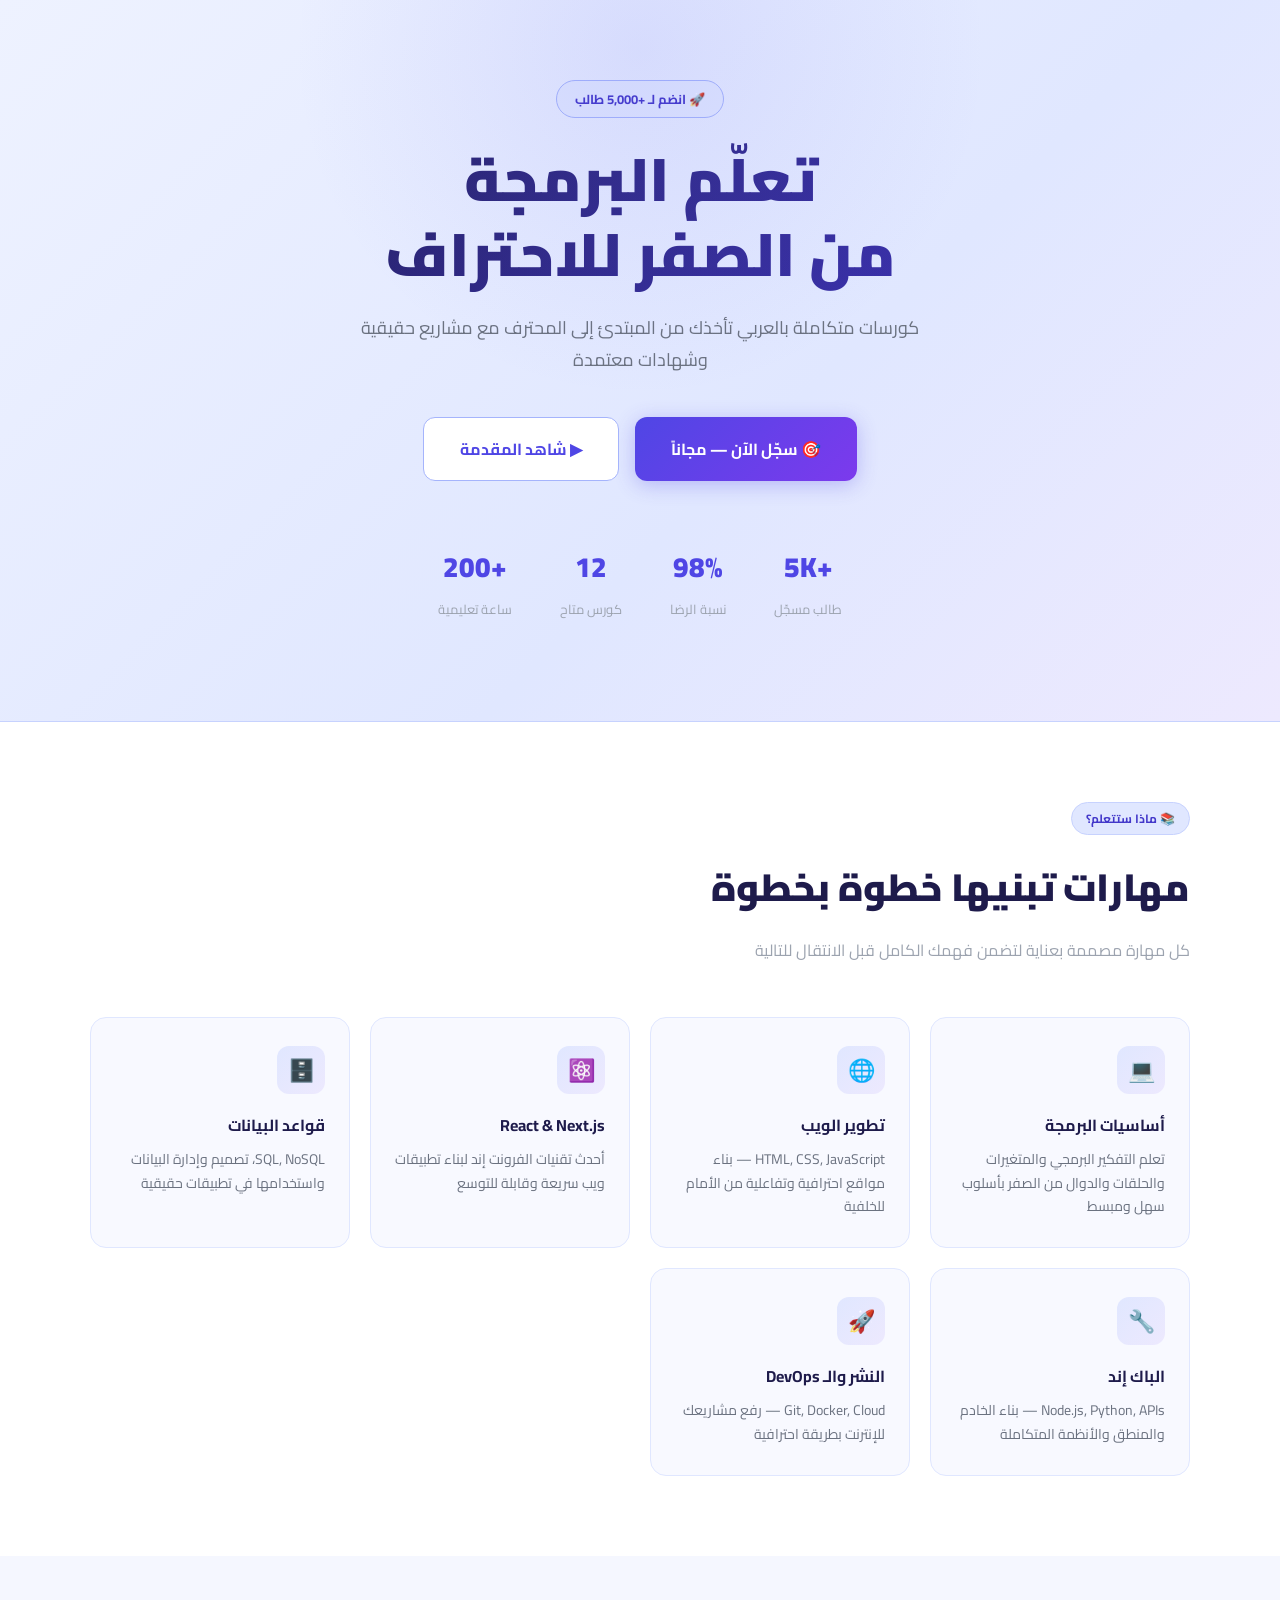
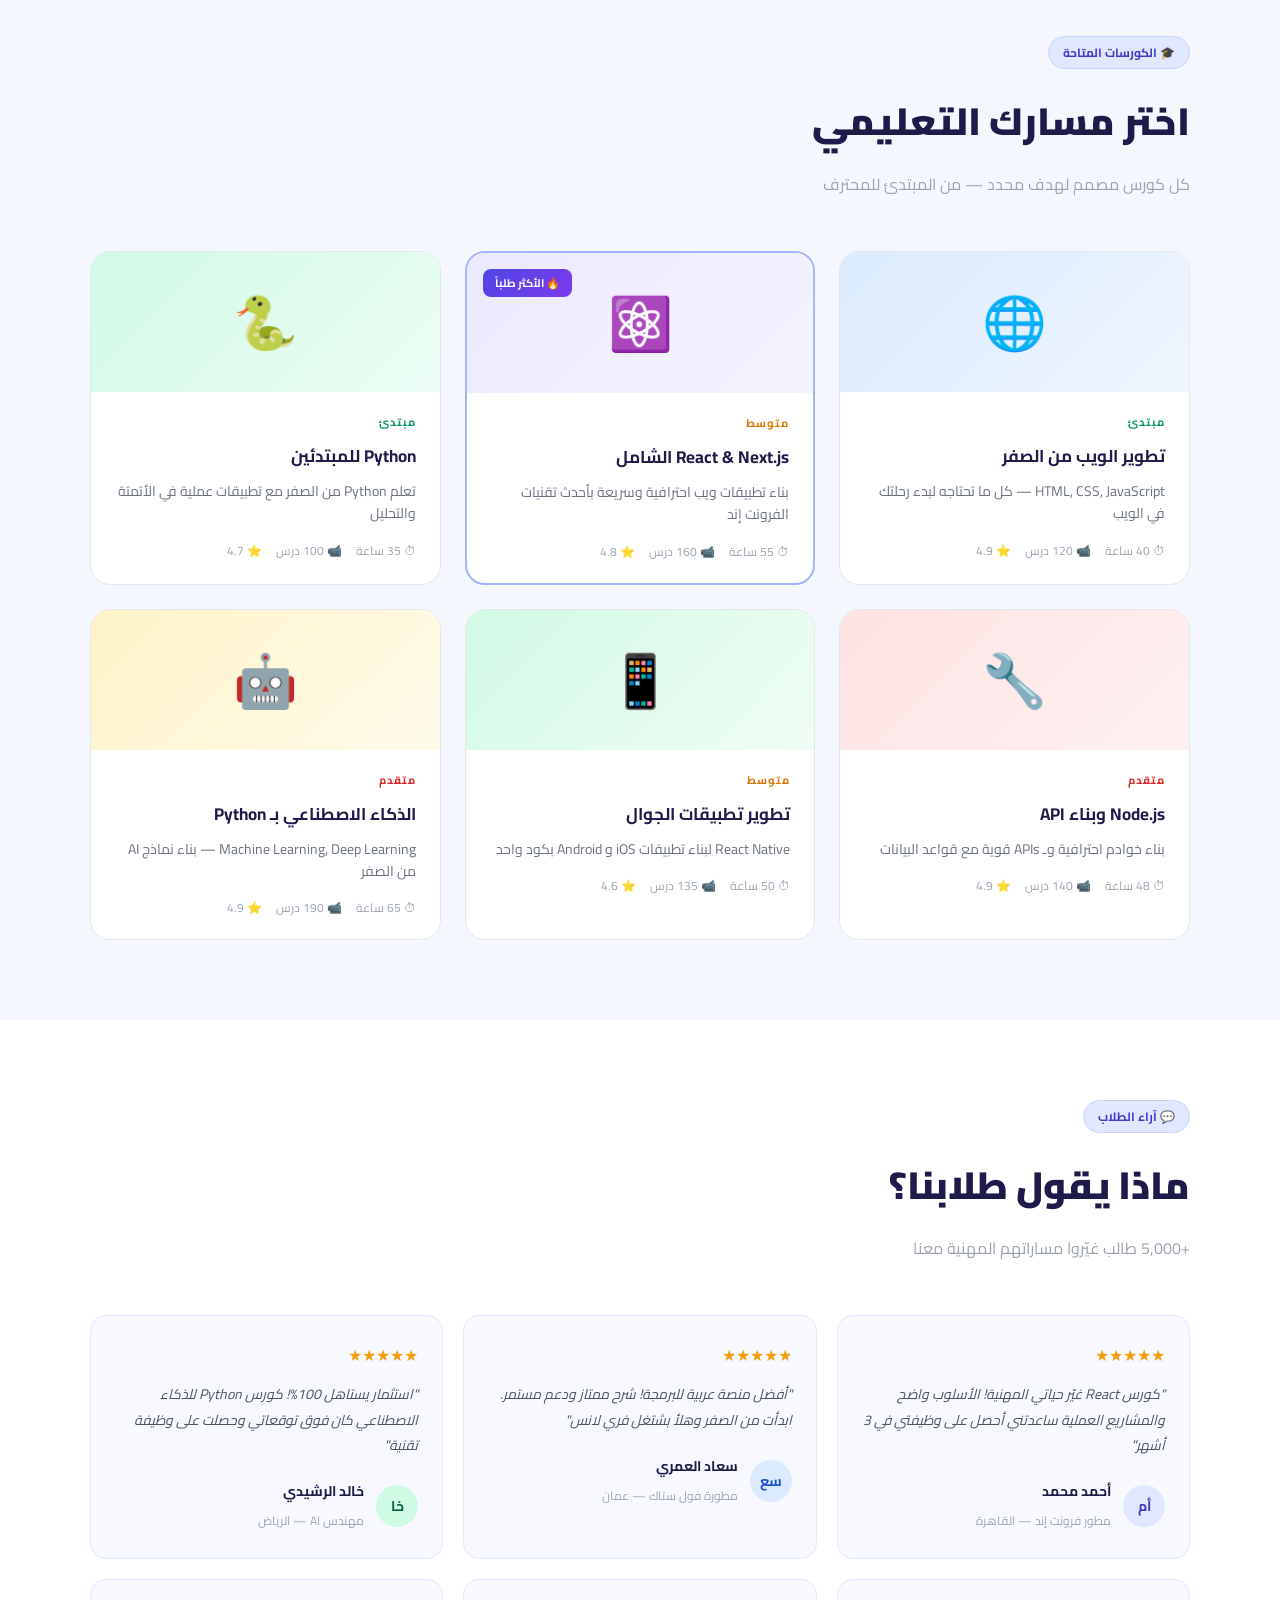
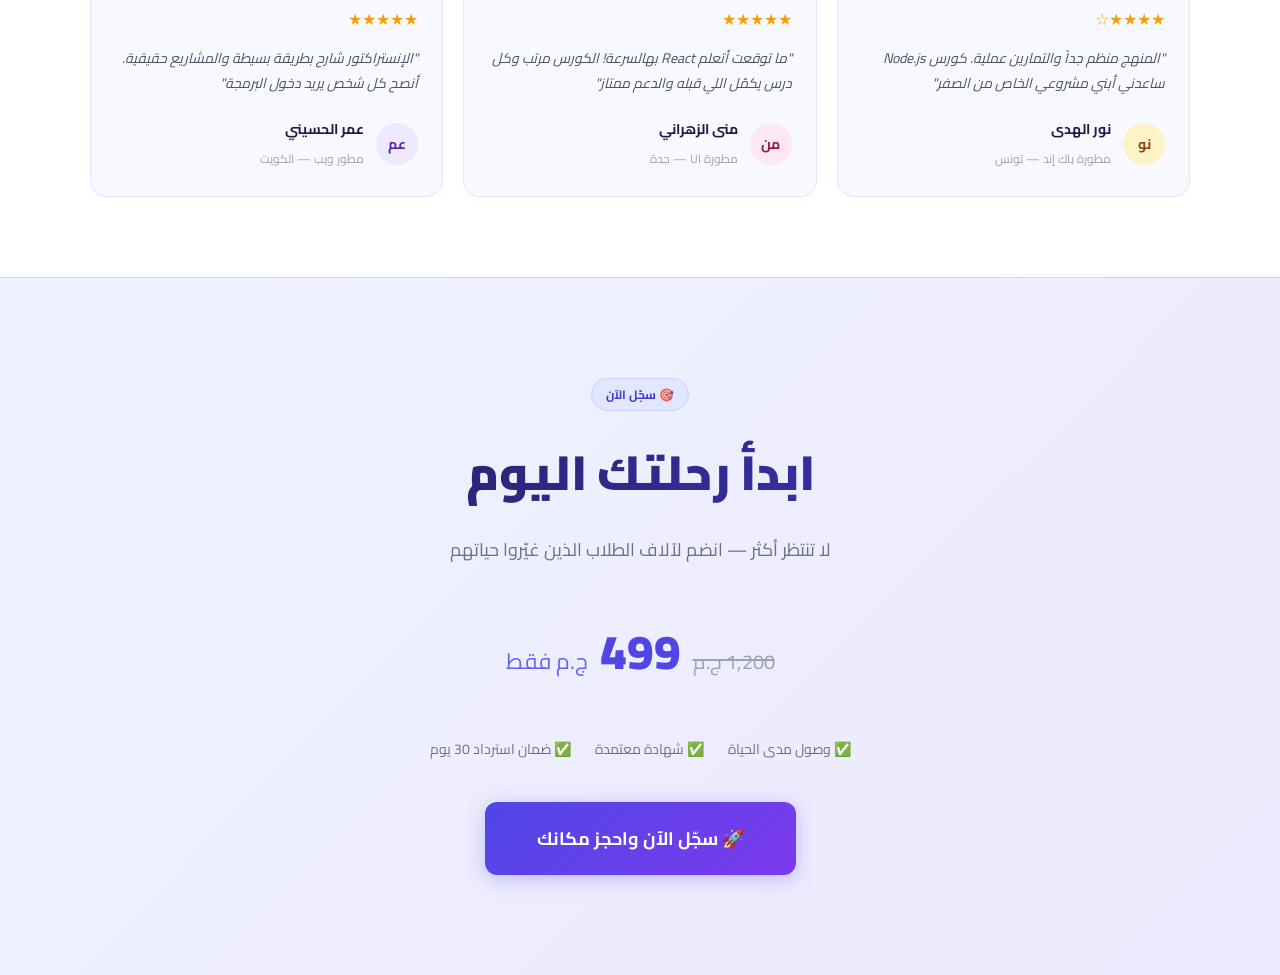
<file: projects/coding_course_landing_light.html>
<!DOCTYPE html>
<html lang="ar" dir="rtl">
<head>
<meta charset="UTF-8">
<meta name="viewport" content="width=device-width, initial-scale=1.0">
<link href="https://fonts.googleapis.com/css2?family=Cairo:wght@400;600;700;900&display=swap" rel="stylesheet">
<style>
  * { margin: 0; padding: 0; box-sizing: border-box; }
  body { font-family: 'Cairo', sans-serif; background: #f5f7ff; color: #1e1b4b; direction: rtl; }

  /* HERO */
  .hero {
    background: linear-gradient(135deg, #eef2ff 0%, #e0e7ff 60%, #ede9fe 100%);
    padding: 80px 20px 100px;
    text-align: center;
    position: relative;
    overflow: hidden;
    border-bottom: 1px solid #c7d2fe;
  }
  .hero::before {
    content: '';
    position: absolute;
    width: 700px; height: 700px;
    border-radius: 50%;
    background: radial-gradient(circle, rgba(99,102,241,0.12) 0%, transparent 70%);
    top: -300px; left: 50%; transform: translateX(-50%);
    pointer-events: none;
  }
  .hero-badge {
    display: inline-block;
    background: #e0e7ff;
    border: 1px solid #a5b4fc;
    color: #4338ca;
    padding: 6px 18px;
    border-radius: 20px;
    font-size: 13px;
    font-weight: 700;
    margin-bottom: 24px;
  }
  .hero h1 {
    font-size: clamp(32px, 6vw, 60px);
    font-weight: 900;
    line-height: 1.25;
    margin-bottom: 20px;
    background: linear-gradient(135deg, #1e1b4b 0%, #4338ca 100%);
    -webkit-background-clip: text;
    -webkit-text-fill-color: transparent;
    background-clip: text;
  }
  .hero p { font-size: 18px; color: #6b7280; max-width: 560px; margin: 0 auto 40px; line-height: 1.8; }
  .cta-group { display: flex; gap: 16px; justify-content: center; flex-wrap: wrap; }
  .btn-primary {
    background: linear-gradient(135deg, #4f46e5, #7c3aed);
    color: #fff;
    border: none;
    padding: 16px 36px;
    border-radius: 12px;
    font-size: 16px;
    font-weight: 700;
    font-family: 'Cairo', sans-serif;
    cursor: pointer;
    transition: transform 0.2s, box-shadow 0.2s;
    box-shadow: 0 4px 20px rgba(79,70,229,0.3);
  }
  .btn-primary:hover { transform: translateY(-2px); box-shadow: 0 8px 28px rgba(79,70,229,0.4); }
  .btn-secondary {
    background: #fff;
    color: #4f46e5;
    border: 1.5px solid #a5b4fc;
    padding: 16px 36px;
    border-radius: 12px;
    font-size: 16px;
    font-weight: 700;
    font-family: 'Cairo', sans-serif;
    cursor: pointer;
    transition: background 0.2s;
  }
  .btn-secondary:hover { background: #eef2ff; }
  .hero-stats { display: flex; justify-content: center; gap: 48px; margin-top: 60px; flex-wrap: wrap; }
  .stat-num { font-size: 28px; font-weight: 900; color: #4f46e5; }
  .stat-label { font-size: 13px; color: #9ca3af; margin-top: 4px; }

  /* SECTIONS */
  section { padding: 80px 20px; }
  .container { max-width: 1100px; margin: 0 auto; }
  .section-tag {
    display: inline-block;
    background: #e0e7ff;
    color: #4338ca;
    border: 1px solid #c7d2fe;
    padding: 4px 14px;
    border-radius: 20px;
    font-size: 12px;
    font-weight: 700;
    margin-bottom: 16px;
  }
  .section-title { font-size: clamp(24px, 4vw, 38px); font-weight: 900; color: #1e1b4b; margin-bottom: 12px; }
  .section-sub { font-size: 16px; color: #9ca3af; margin-bottom: 52px; }

  /* WHAT YOU LEARN */
  .learn-section { background: #fff; }
  .learn-grid { display: grid; grid-template-columns: repeat(auto-fit, minmax(260px, 1fr)); gap: 20px; }
  .learn-card {
    background: #f8f9ff;
    border: 1px solid #e0e7ff;
    border-radius: 16px;
    padding: 28px 24px;
    transition: border-color 0.2s, transform 0.2s, box-shadow 0.2s;
  }
  .learn-card:hover { border-color: #a5b4fc; transform: translateY(-4px); box-shadow: 0 8px 24px rgba(99,102,241,0.1); }
  .learn-icon {
    width: 48px; height: 48px;
    background: linear-gradient(135deg, #e0e7ff, #ede9fe);
    border-radius: 12px;
    display: flex; align-items: center; justify-content: center;
    font-size: 22px;
    margin-bottom: 16px;
  }
  .learn-card h3 { font-size: 16px; font-weight: 700; color: #1e1b4b; margin-bottom: 8px; }
  .learn-card p { font-size: 14px; color: #6b7280; line-height: 1.7; }

  /* COURSES */
  .courses-section { background: #f5f7ff; }
  .courses-grid { display: grid; grid-template-columns: repeat(auto-fit, minmax(300px, 1fr)); gap: 24px; }
  .course-card {
    background: #fff;
    border: 1px solid #e5e7eb;
    border-radius: 20px;
    overflow: hidden;
    transition: border-color 0.2s, transform 0.2s, box-shadow 0.2s;
    position: relative;
  }
  .course-card:hover { border-color: #a5b4fc; transform: translateY(-4px); box-shadow: 0 12px 32px rgba(99,102,241,0.1); }
  .course-card.featured { border: 2px solid #a5b4fc; }
  .featured-badge {
    position: absolute; top: 16px; left: 16px;
    background: linear-gradient(135deg, #4f46e5, #7c3aed);
    color: #fff; font-size: 11px; font-weight: 700;
    padding: 4px 12px; border-radius: 8px;
  }
  .course-thumb {
    height: 140px;
    display: flex; align-items: center; justify-content: center;
    font-size: 52px;
  }
  .course-body { padding: 20px 24px; }
  .course-level { font-size: 11px; font-weight: 700; letter-spacing: 1px; margin-bottom: 8px; }
  .level-beginner { color: #059669; }
  .level-mid { color: #d97706; }
  .level-pro { color: #dc2626; }
  .course-body h3 { font-size: 17px; font-weight: 700; color: #1e1b4b; margin-bottom: 8px; }
  .course-body p { font-size: 14px; color: #6b7280; line-height: 1.6; margin-bottom: 14px; }
  .course-meta { display: flex; gap: 14px; flex-wrap: wrap; }
  .meta-item { font-size: 12px; color: #9ca3af; }

  /* TESTIMONIALS */
  .testimonials-section { background: #fff; }
  .reviews-grid { display: grid; grid-template-columns: repeat(auto-fit, minmax(280px, 1fr)); gap: 20px; }
  .review-card {
    background: #f8f9ff;
    border: 1px solid #e0e7ff;
    border-radius: 16px;
    padding: 24px;
    transition: border-color 0.2s, box-shadow 0.2s;
  }
  .review-card:hover { border-color: #a5b4fc; box-shadow: 0 8px 20px rgba(99,102,241,0.08); }
  .stars { color: #f59e0b; font-size: 16px; margin-bottom: 12px; }
  .review-text { font-size: 14px; color: #4b5563; line-height: 1.8; margin-bottom: 20px; font-style: italic; }
  .reviewer { display: flex; align-items: center; gap: 12px; }
  .avatar {
    width: 42px; height: 42px; border-radius: 50%;
    display: flex; align-items: center; justify-content: center;
    font-weight: 700; font-size: 14px; flex-shrink: 0;
  }
  .reviewer-info strong { display: block; font-size: 14px; color: #1e1b4b; }
  .reviewer-info span { font-size: 12px; color: #9ca3af; }

  /* REGISTER */
  .register-section {
    background: linear-gradient(135deg, #eef2ff 0%, #ede9fe 100%);
    border-top: 1px solid #c7d2fe;
    text-align: center;
    padding: 100px 20px;
  }
  .register-section h2 {
    font-size: clamp(28px, 5vw, 48px); font-weight: 900;
    background: linear-gradient(135deg, #1e1b4b, #4338ca);
    -webkit-background-clip: text; -webkit-text-fill-color: transparent;
    background-clip: text; margin-bottom: 16px;
  }
  .register-section p { font-size: 18px; color: #6b7280; margin-bottom: 40px; }
  .price-display { display: flex; align-items: baseline; justify-content: center; gap: 12px; margin-bottom: 40px; }
  .price-old { font-size: 20px; color: #9ca3af; text-decoration: line-through; }
  .price-new { font-size: 48px; font-weight: 900; color: #4f46e5; }
  .price-currency { font-size: 22px; color: #6366f1; }

  /* MODAL */
  .modal-overlay {
    display: none; position: fixed; inset: 0;
    background: rgba(30,27,75,0.4); z-index: 1000;
    align-items: center; justify-content: center;
  }
  .modal-overlay.open { display: flex; }
  .modal {
    background: #fff;
    border: 1px solid #c7d2fe;
    border-radius: 20px;
    padding: 40px;
    width: 90%; max-width: 440px;
    position: relative;
    box-shadow: 0 20px 60px rgba(79,70,229,0.15);
  }
  .modal h3 { font-size: 24px; font-weight: 900; color: #1e1b4b; margin-bottom: 8px; }
  .modal p { font-size: 14px; color: #6b7280; margin-bottom: 28px; }
  .form-group { margin-bottom: 16px; }
  .form-group label { display: block; font-size: 13px; color: #374151; margin-bottom: 6px; font-weight: 700; }
  .form-group input {
    width: 100%;
    background: #f8f9ff;
    border: 1px solid #d1d5db;
    border-radius: 10px;
    padding: 12px 16px;
    font-size: 14px;
    font-family: 'Cairo', sans-serif;
    color: #1e1b4b;
    outline: none;
    transition: border-color 0.2s;
    direction: rtl;
  }
  .form-group input:focus { border-color: #6366f1; background: #fff; }
  .modal-close {
    position: absolute; top: 16px; left: 16px;
    background: #f3f4f6; border: none; color: #6b7280;
    width: 32px; height: 32px; border-radius: 8px;
    cursor: pointer; font-size: 18px;
    display: flex; align-items: center; justify-content: center;
  }
  .modal-close:hover { background: #e5e7eb; }
  .success-msg { display: none; text-align: center; padding: 20px; }
  .success-msg .check { font-size: 48px; margin-bottom: 16px; }
  .success-msg h4 { font-size: 20px; font-weight: 700; color: #059669; margin-bottom: 8px; }
  .success-msg p { font-size: 14px; color: #6b7280; }
</style>
</head>
<body>

<!-- HERO -->
<div class="hero">
  <div class="hero-badge">🚀 انضم لـ +5,000 طالب</div>
  <h1>تعلّم البرمجة<br>من الصفر للاحتراف</h1>
  <p>كورسات متكاملة بالعربي تأخذك من المبتدئ إلى المحترف مع مشاريع حقيقية وشهادات معتمدة</p>
  <div class="cta-group">
    <button class="btn-primary" onclick="openModal()">🎯 سجّل الآن — مجاناً</button>
    <button class="btn-secondary">▶ شاهد المقدمة</button>
  </div>
  <div class="hero-stats">
    <div class="stat"><div class="stat-num">+5K</div><div class="stat-label">طالب مسجّل</div></div>
    <div class="stat"><div class="stat-num">98%</div><div class="stat-label">نسبة الرضا</div></div>
    <div class="stat"><div class="stat-num">12</div><div class="stat-label">كورس متاح</div></div>
    <div class="stat"><div class="stat-num">+200</div><div class="stat-label">ساعة تعليمية</div></div>
  </div>
</div>

<!-- WHAT YOU LEARN -->
<section class="learn-section">
  <div class="container">
    <div class="section-tag">📚 ماذا ستتعلم؟</div>
    <h2 class="section-title">مهارات تبنيها خطوة بخطوة</h2>
    <p class="section-sub">كل مهارة مصممة بعناية لتضمن فهمك الكامل قبل الانتقال للتالية</p>
    <div class="learn-grid">
      <div class="learn-card">
        <div class="learn-icon">💻</div>
        <h3>أساسيات البرمجة</h3>
        <p>تعلم التفكير البرمجي والمتغيرات والحلقات والدوال من الصفر بأسلوب سهل ومبسط</p>
      </div>
      <div class="learn-card">
        <div class="learn-icon">🌐</div>
        <h3>تطوير الويب</h3>
        <p>HTML, CSS, JavaScript — بناء مواقع احترافية وتفاعلية من الأمام للخلفية</p>
      </div>
      <div class="learn-card">
        <div class="learn-icon">⚛️</div>
        <h3>React & Next.js</h3>
        <p>أحدث تقنيات الفرونت إند لبناء تطبيقات ويب سريعة وقابلة للتوسع</p>
      </div>
      <div class="learn-card">
        <div class="learn-icon">🗄️</div>
        <h3>قواعد البيانات</h3>
        <p>SQL, NoSQL، تصميم وإدارة البيانات واستخدامها في تطبيقات حقيقية</p>
      </div>
      <div class="learn-card">
        <div class="learn-icon">🔧</div>
        <h3>الباك إند</h3>
        <p>Node.js, Python, APIs — بناء الخادم والمنطق والأنظمة المتكاملة</p>
      </div>
      <div class="learn-card">
        <div class="learn-icon">🚀</div>
        <h3>النشر والـ DevOps</h3>
        <p>Git, Docker, Cloud — رفع مشاريعك للإنترنت بطريقة احترافية</p>
      </div>
    </div>
  </div>
</section>

<!-- COURSES -->
<section class="courses-section">
  <div class="container">
    <div class="section-tag">🎓 الكورسات المتاحة</div>
    <h2 class="section-title">اختر مسارك التعليمي</h2>
    <p class="section-sub">كل كورس مصمم لهدف محدد — من المبتدئ للمحترف</p>
    <div class="courses-grid">
      <div class="course-card">
        <div class="course-thumb" style="background: linear-gradient(135deg, #dbeafe, #eff6ff);">🌐</div>
        <div class="course-body">
          <div class="course-level level-beginner">مبتدئ</div>
          <h3>تطوير الويب من الصفر</h3>
          <p>HTML, CSS, JavaScript — كل ما تحتاجه لبدء رحلتك في الويب</p>
          <div class="course-meta">
            <span class="meta-item">⏱ 40 ساعة</span>
            <span class="meta-item">📹 120 درس</span>
            <span class="meta-item">⭐ 4.9</span>
          </div>
        </div>
      </div>
      <div class="course-card featured">
        <div class="featured-badge">🔥 الأكثر طلباً</div>
        <div class="course-thumb" style="background: linear-gradient(135deg, #ede9fe, #f5f3ff);">⚛️</div>
        <div class="course-body">
          <div class="course-level level-mid">متوسط</div>
          <h3>React & Next.js الشامل</h3>
          <p>بناء تطبيقات ويب احترافية وسريعة بأحدث تقنيات الفرونت إند</p>
          <div class="course-meta">
            <span class="meta-item">⏱ 55 ساعة</span>
            <span class="meta-item">📹 160 درس</span>
            <span class="meta-item">⭐ 4.8</span>
          </div>
        </div>
      </div>
      <div class="course-card">
        <div class="course-thumb" style="background: linear-gradient(135deg, #d1fae5, #ecfdf5);">🐍</div>
        <div class="course-body">
          <div class="course-level level-beginner">مبتدئ</div>
          <h3>Python للمبتدئين</h3>
          <p>تعلم Python من الصفر مع تطبيقات عملية في الأتمتة والتحليل</p>
          <div class="course-meta">
            <span class="meta-item">⏱ 35 ساعة</span>
            <span class="meta-item">📹 100 درس</span>
            <span class="meta-item">⭐ 4.7</span>
          </div>
        </div>
      </div>
      <div class="course-card">
        <div class="course-thumb" style="background: linear-gradient(135deg, #fee2e2, #fff1f2);">🔧</div>
        <div class="course-body">
          <div class="course-level level-pro">متقدم</div>
          <h3>Node.js وبناء API</h3>
          <p>بناء خوادم احترافية وـ APIs قوية مع قواعد البيانات</p>
          <div class="course-meta">
            <span class="meta-item">⏱ 48 ساعة</span>
            <span class="meta-item">📹 140 درس</span>
            <span class="meta-item">⭐ 4.9</span>
          </div>
        </div>
      </div>
      <div class="course-card">
        <div class="course-thumb" style="background: linear-gradient(135deg, #d1fae5, #f0fdf4);">📱</div>
        <div class="course-body">
          <div class="course-level level-mid">متوسط</div>
          <h3>تطوير تطبيقات الجوال</h3>
          <p>React Native لبناء تطبيقات iOS و Android بكود واحد</p>
          <div class="course-meta">
            <span class="meta-item">⏱ 50 ساعة</span>
            <span class="meta-item">📹 135 درس</span>
            <span class="meta-item">⭐ 4.6</span>
          </div>
        </div>
      </div>
      <div class="course-card">
        <div class="course-thumb" style="background: linear-gradient(135deg, #fef3c7, #fffbeb);">🤖</div>
        <div class="course-body">
          <div class="course-level level-pro">متقدم</div>
          <h3>الذكاء الاصطناعي بـ Python</h3>
          <p>Machine Learning, Deep Learning — بناء نماذج AI من الصفر</p>
          <div class="course-meta">
            <span class="meta-item">⏱ 65 ساعة</span>
            <span class="meta-item">📹 190 درس</span>
            <span class="meta-item">⭐ 4.9</span>
          </div>
        </div>
      </div>
    </div>
  </div>
</section>

<!-- TESTIMONIALS -->
<section class="testimonials-section">
  <div class="container">
    <div class="section-tag">💬 آراء الطلاب</div>
    <h2 class="section-title">ماذا يقول طلابنا؟</h2>
    <p class="section-sub">+5,000 طالب غيّروا مساراتهم المهنية معنا</p>
    <div class="reviews-grid">
      <div class="review-card">
        <div class="stars">★★★★★</div>
        <p class="review-text">"كورس React غيّر حياتي المهنية! الأسلوب واضح والمشاريع العملية ساعدتني أحصل على وظيفتي في 3 أشهر"</p>
        <div class="reviewer">
          <div class="avatar" style="background: #e0e7ff; color: #4338ca;">أم</div>
          <div class="reviewer-info"><strong>أحمد محمد</strong><span>مطور فرونت إند — القاهرة</span></div>
        </div>
      </div>
      <div class="review-card">
        <div class="stars">★★★★★</div>
        <p class="review-text">"أفضل منصة عربية للبرمجة! شرح ممتاز ودعم مستمر. ابدأت من الصفر وهلأ بشتغل فري لانس"</p>
        <div class="reviewer">
          <div class="avatar" style="background: #dbeafe; color: #1d4ed8;">سع</div>
          <div class="reviewer-info"><strong>سعاد العمري</strong><span>مطورة فول ستاك — عمان</span></div>
        </div>
      </div>
      <div class="review-card">
        <div class="stars">★★★★★</div>
        <p class="review-text">"استثمار يستاهل 100%! كورس Python للذكاء الاصطناعي كان فوق توقعاتي وحصلت على وظيفة تقنية"</p>
        <div class="reviewer">
          <div class="avatar" style="background: #d1fae5; color: #065f46;">خا</div>
          <div class="reviewer-info"><strong>خالد الرشيدي</strong><span>مهندس AI — الرياض</span></div>
        </div>
      </div>
      <div class="review-card">
        <div class="stars">★★★★☆</div>
        <p class="review-text">"المنهج منظم جداً والتمارين عملية. كورس Node.js ساعدني أبني مشروعي الخاص من الصفر"</p>
        <div class="reviewer">
          <div class="avatar" style="background: #fef3c7; color: #92400e;">نو</div>
          <div class="reviewer-info"><strong>نور الهدى</strong><span>مطورة باك إند — تونس</span></div>
        </div>
      </div>
      <div class="review-card">
        <div class="stars">★★★★★</div>
        <p class="review-text">"ما توقعت أتعلم React بهالسرعة! الكورس مرتب وكل درس يكمّل اللي قبله والدعم ممتاز"</p>
        <div class="reviewer">
          <div class="avatar" style="background: #fce7f3; color: #9d174d;">من</div>
          <div class="reviewer-info"><strong>منى الزهراني</strong><span>مطورة UI — جدة</span></div>
        </div>
      </div>
      <div class="review-card">
        <div class="stars">★★★★★</div>
        <p class="review-text">"الإنستراكتور شارح بطريقة بسيطة والمشاريع حقيقية. أنصح كل شخص يريد دخول البرمجة"</p>
        <div class="reviewer">
          <div class="avatar" style="background: #ede9fe; color: #5b21b6;">عم</div>
          <div class="reviewer-info"><strong>عمر الحسيني</strong><span>مطور ويب — الكويت</span></div>
        </div>
      </div>
    </div>
  </div>
</section>

<!-- REGISTER CTA -->
<section class="register-section">
  <div class="container">
    <div class="section-tag">🎯 سجّل الآن</div>
    <h2>ابدأ رحلتك اليوم</h2>
    <p>لا تنتظر أكثر — انضم لآلاف الطلاب الذين غيّروا حياتهم</p>
    <div class="price-display">
      <span class="price-old">1,200 ج.م</span>
      <span class="price-new">499</span>
      <span class="price-currency">ج.م فقط</span>
    </div>
    <div style="display: flex; justify-content: center; gap: 24px; margin-bottom: 40px; flex-wrap: wrap;">
      <span style="font-size: 14px; color: #6b7280;">✅ وصول مدى الحياة</span>
      <span style="font-size: 14px; color: #6b7280;">✅ شهادة معتمدة</span>
      <span style="font-size: 14px; color: #6b7280;">✅ ضمان استرداد 30 يوم</span>
    </div>
    <button class="btn-primary" onclick="openModal()" style="font-size: 18px; padding: 20px 52px;">🚀 سجّل الآن واحجز مكانك</button>
  </div>
</section>

<!-- MODAL -->
<div class="modal-overlay" id="modal" onclick="if(event.target===this)closeModal()">
  <div class="modal">
    <button class="modal-close" onclick="closeModal()">×</button>
    <div id="form-content">
      <h3>🎓 سجّل الآن</h3>
      <p>أدخل بياناتك وسنتواصل معك خلال 24 ساعة</p>
      <div class="form-group">
        <label>الاسم الكامل</label>
        <input type="text" id="name" placeholder="أدخل اسمك الكامل" />
      </div>
      <div class="form-group">
        <label>البريد الإلكتروني</label>
        <input type="email" id="email" placeholder="example@email.com" />
      </div>
      <div class="form-group">
        <label>رقم الهاتف</label>
        <input type="tel" id="phone" placeholder="+20 100 000 0000" />
      </div>
      <button class="btn-primary" onclick="submitForm()" style="width:100%; margin-top: 8px; font-size: 16px;">✅ تأكيد التسجيل</button>
    </div>
    <div class="success-msg" id="success-msg">
      <div class="check">🎉</div>
      <h4>تم التسجيل بنجاح!</h4>
      <p>شكراً لك! سنتواصل معك على البريد الإلكتروني خلال 24 ساعة</p>
    </div>
  </div>
</div>

<script>
function openModal() { document.getElementById('modal').classList.add('open'); }
function closeModal() { document.getElementById('modal').classList.remove('open'); }
function submitForm() {
  const name = document.getElementById('name').value.trim();
  const email = document.getElementById('email').value.trim();
  if (!name || !email) { alert('يرجى ملء الاسم والبريد الإلكتروني'); return; }
  document.getElementById('form-content').style.display = 'none';
  document.getElementById('success-msg').style.display = 'block';
}
</script>
</body>
</html>
</file>
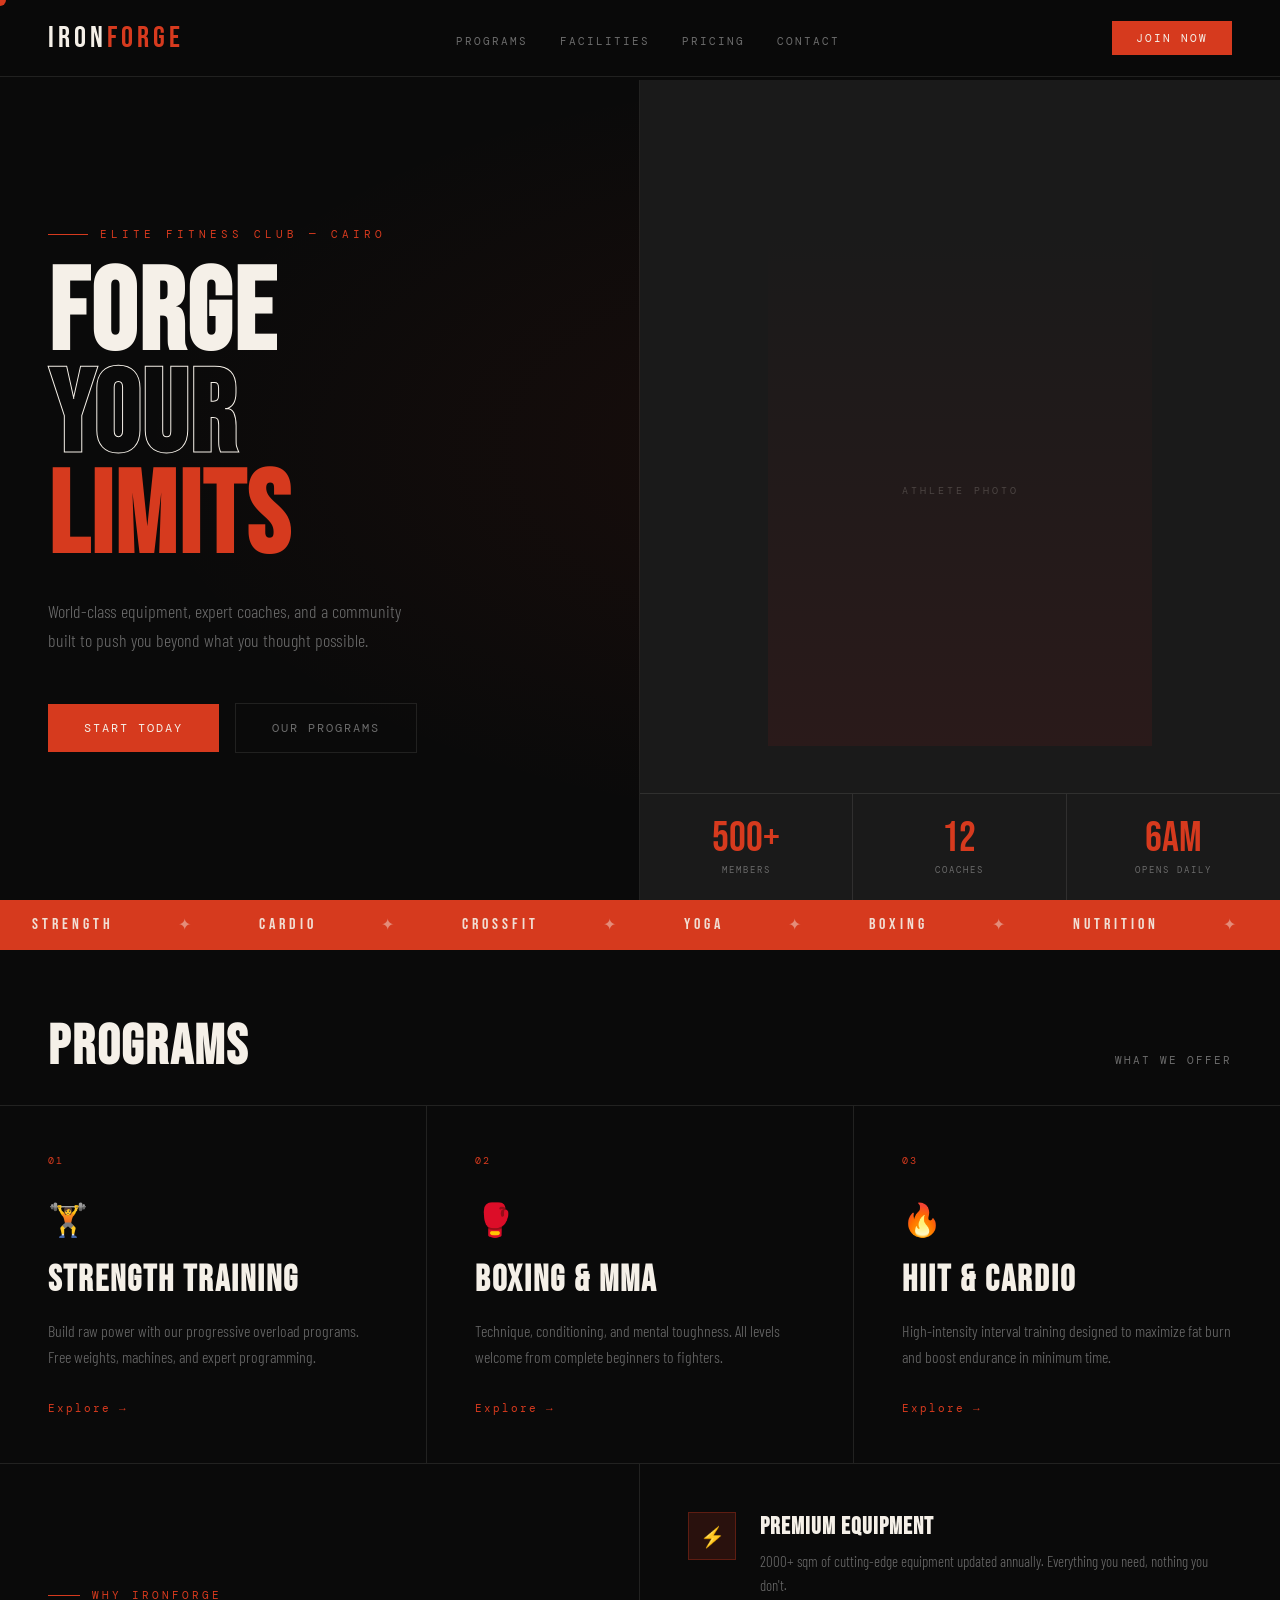
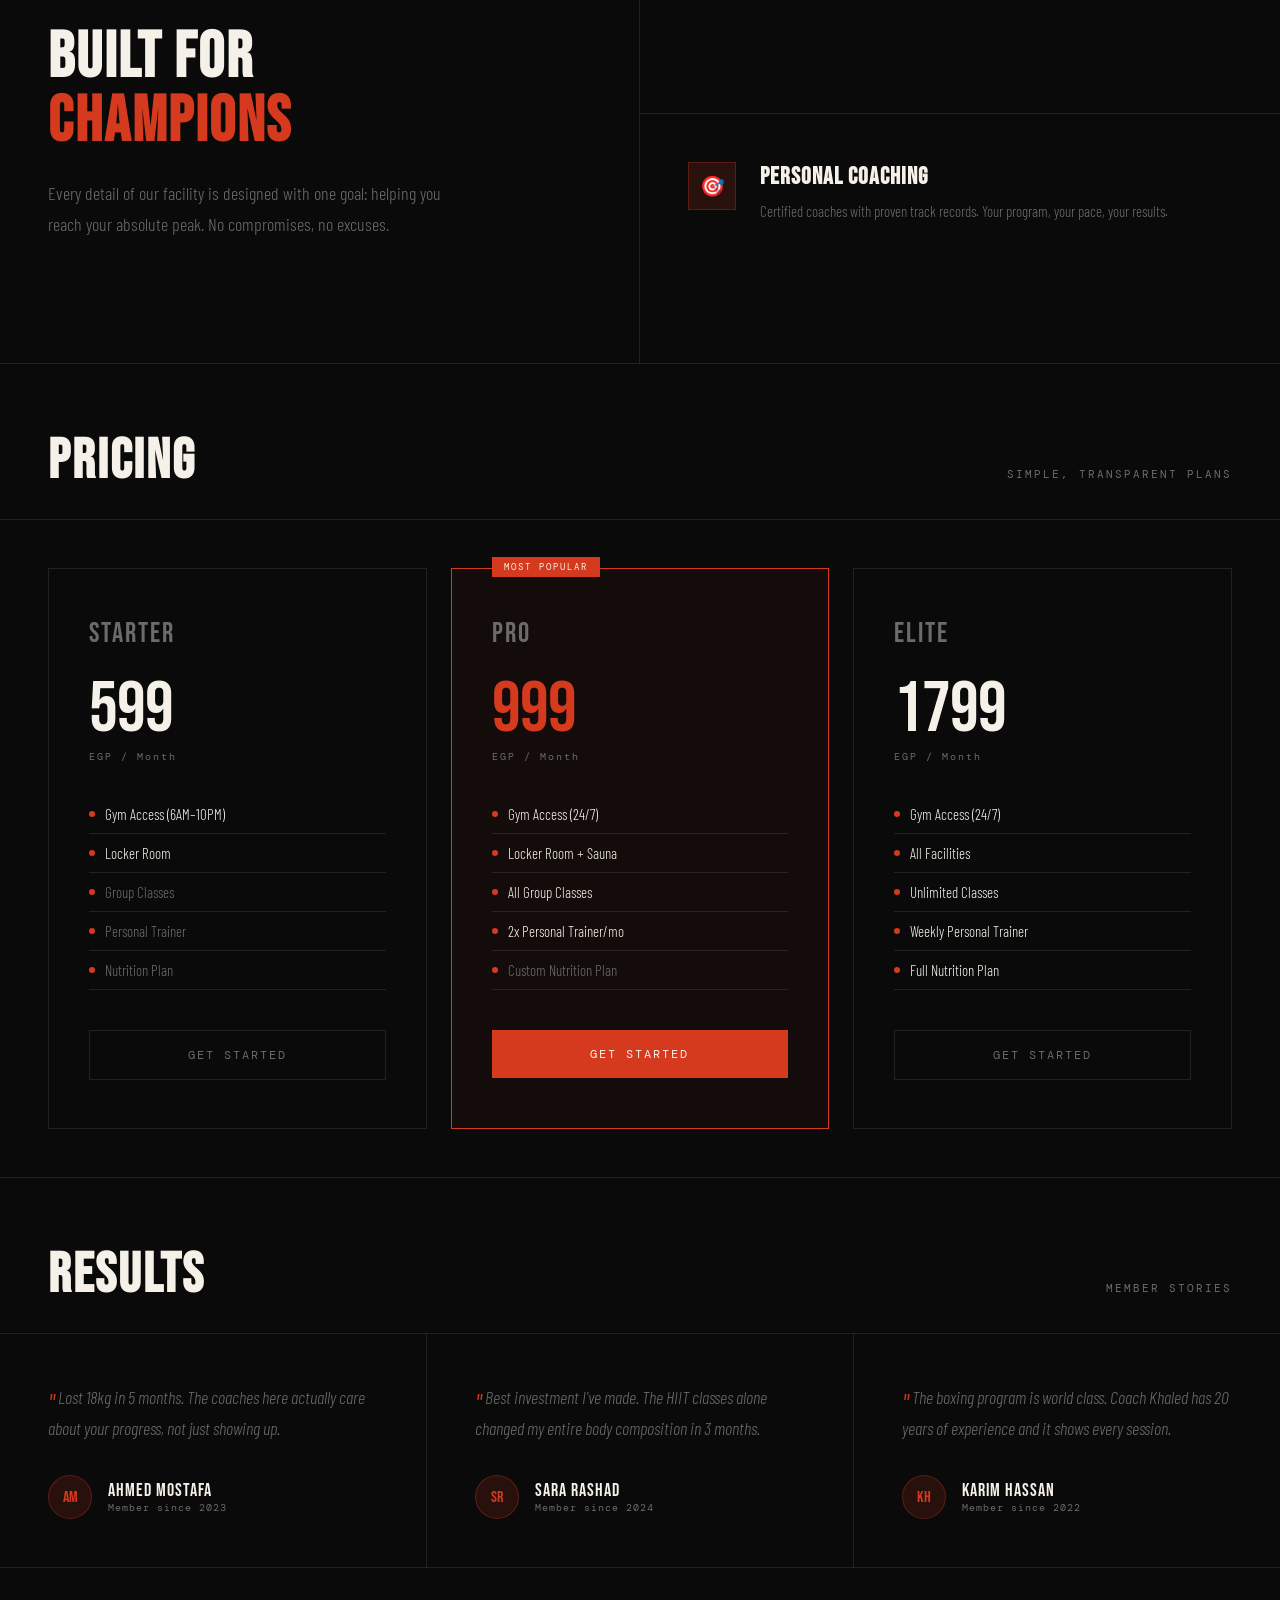
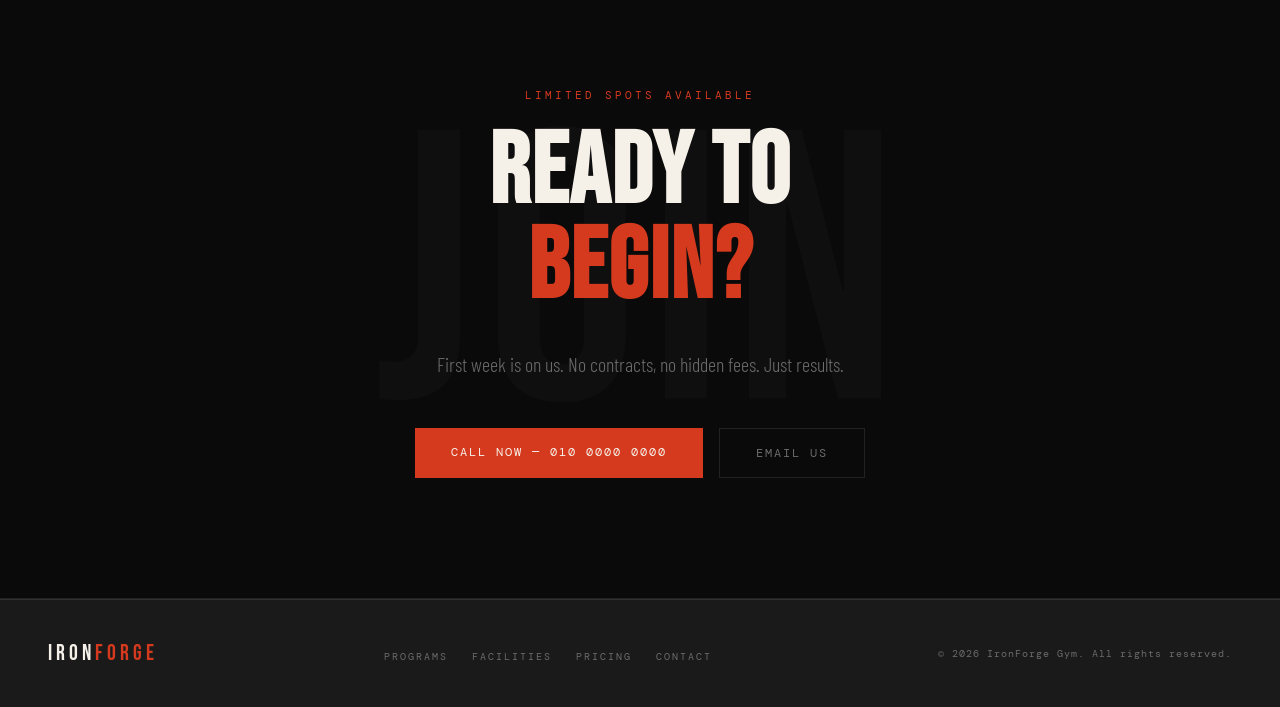
<file: projects/gym_landing.html>
<!DOCTYPE html>
<html lang="en">
<head>
  <meta charset="UTF-8" />
  <meta name="viewport" content="width=device-width, initial-scale=1.0" />
  <title>IRONFORGE — Elite Fitness</title>
  <link href="https://fonts.googleapis.com/css2?family=Bebas+Neue&family=Barlow+Condensed:wght@300;400;600;700;900&family=DM+Mono:wght@300;400&display=swap" rel="stylesheet" />
  <style>
    *, *::before, *::after { box-sizing: border-box; margin: 0; padding: 0; }

    :root {
      --black: #0a0a0a;
      --white: #f5f0e8;
      --red: #d63a1e;
      --red-dim: rgba(214,58,30,0.15);
      --gray: #1a1a1a;
      --muted: #6b6b6b;
      --line: rgba(245,240,232,0.1);
    }

    html { scroll-behavior: smooth; }
    body {
      background: var(--black);
      color: var(--white);
      font-family: 'Barlow Condensed', sans-serif;
      font-weight: 400;
      overflow-x: hidden;
      cursor: none;
    }

    /* CURSOR */
    .cursor {
      width: 12px; height: 12px;
      background: var(--red);
      border-radius: 50%;
      position: fixed; top: 0; left: 0;
      pointer-events: none;
      z-index: 9999;
      transform: translate(-50%, -50%);
      transition: transform 0.08s ease, width 0.2s, height 0.2s;
    }
    .cursor.expand { width: 36px; height: 36px; background: rgba(214,58,30,0.3); }

    /* NAV */
    nav {
      position: fixed; top: 0; left: 0; right: 0;
      z-index: 100;
      padding: 20px 48px;
      display: flex; justify-content: space-between; align-items: center;
      background: rgba(10,10,10,0.92);
      backdrop-filter: blur(10px);
      border-bottom: 1px solid var(--line);
    }
    .nav-logo {
      font-family: 'Bebas Neue', sans-serif;
      font-size: 30px;
      letter-spacing: 4px;
      color: var(--white);
      text-decoration: none;
    }
    .nav-logo span { color: var(--red); }
    .nav-links { display: flex; gap: 32px; list-style: none; }
    .nav-links a {
      font-family: 'DM Mono', monospace;
      font-size: 11px;
      letter-spacing: 2px;
      text-transform: uppercase;
      color: var(--muted);
      text-decoration: none;
      transition: color 0.2s;
    }
    .nav-links a:hover { color: var(--red); }
    .nav-cta {
      font-family: 'DM Mono', monospace;
      font-size: 11px;
      letter-spacing: 2px;
      text-transform: uppercase;
      padding: 10px 24px;
      background: var(--red);
      color: var(--white);
      text-decoration: none;
      transition: background 0.2s;
    }
    .nav-cta:hover { background: #b82e10; }

    /* HERO */
    .hero {
      min-height: 100vh;
      display: grid;
      grid-template-columns: 1fr 1fr;
      padding-top: 80px;
      position: relative;
      overflow: hidden;
    }
    .hero::before {
      content: '';
      position: absolute; inset: 0;
      background: radial-gradient(ellipse at 70% 50%, rgba(214,58,30,0.08) 0%, transparent 60%);
      pointer-events: none;
    }
    .hero-left {
      padding: 80px 48px;
      display: flex; flex-direction: column; justify-content: center;
      border-right: 1px solid var(--line);
      position: relative; z-index: 1;
    }
    .hero-tag {
      font-family: 'DM Mono', monospace;
      font-size: 11px;
      letter-spacing: 4px;
      text-transform: uppercase;
      color: var(--red);
      margin-bottom: 24px;
      opacity: 0;
      animation: fadeUp 0.7s 0.2s forwards;
      display: flex; align-items: center; gap: 12px;
    }
    .hero-tag::before { content: ''; width: 40px; height: 1px; background: var(--red); }
    .hero-title {
      font-family: 'Bebas Neue', sans-serif;
      font-size: clamp(80px, 9vw, 130px);
      line-height: 0.88;
      letter-spacing: 2px;
      color: var(--white);
      opacity: 0;
      animation: fadeUp 0.7s 0.4s forwards;
    }
    .hero-title .red { color: var(--red); }
    .hero-title .outline {
      -webkit-text-stroke: 1px var(--white);
      color: transparent;
    }
    .hero-sub {
      font-size: 18px;
      font-weight: 300;
      color: var(--muted);
      margin-top: 28px;
      max-width: 380px;
      line-height: 1.6;
      opacity: 0;
      animation: fadeUp 0.7s 0.6s forwards;
    }
    .hero-btns {
      margin-top: 48px;
      display: flex; gap: 16px; align-items: center;
      opacity: 0;
      animation: fadeUp 0.7s 0.8s forwards;
    }
    .btn-red {
      font-family: 'DM Mono', monospace;
      font-size: 12px;
      letter-spacing: 2px;
      text-transform: uppercase;
      padding: 16px 36px;
      background: var(--red);
      color: var(--white);
      text-decoration: none;
      transition: background 0.2s, transform 0.2s;
      display: inline-block;
    }
    .btn-red:hover { background: #b82e10; transform: translateY(-2px); }
    .btn-ghost {
      font-family: 'DM Mono', monospace;
      font-size: 12px;
      letter-spacing: 2px;
      text-transform: uppercase;
      padding: 16px 36px;
      border: 1px solid var(--line);
      color: var(--muted);
      text-decoration: none;
      transition: border-color 0.2s, color 0.2s;
    }
    .btn-ghost:hover { border-color: var(--white); color: var(--white); }

    .hero-right {
      position: relative;
      background: var(--gray);
      overflow: hidden;
      display: flex; align-items: center; justify-content: center;
    }
    .hero-bg-text {
      font-family: 'Bebas Neue', sans-serif;
      font-size: clamp(120px, 18vw, 220px);
      color: rgba(245,240,232,0.03);
      letter-spacing: 8px;
      position: absolute;
      white-space: nowrap;
      user-select: none;
    }
    .hero-stats-grid {
      position: absolute; bottom: 0; left: 0; right: 0;
      display: grid; grid-template-columns: repeat(3,1fr);
      border-top: 1px solid var(--line);
    }
    .hero-stat {
      padding: 24px;
      border-right: 1px solid var(--line);
      text-align: center;
      opacity: 0;
      animation: fadeUp 0.7s 1s forwards;
    }
    .hero-stat:last-child { border-right: none; }
    .hero-stat-num {
      font-family: 'Bebas Neue', sans-serif;
      font-size: 42px;
      color: var(--red);
      line-height: 1;
    }
    .hero-stat-label {
      font-family: 'DM Mono', monospace;
      font-size: 9px;
      letter-spacing: 2px;
      color: var(--muted);
      text-transform: uppercase;
      margin-top: 4px;
    }
    .hero-img-placeholder {
      width: 60%;
      aspect-ratio: 3/4;
      background: linear-gradient(180deg, #1a1a1a 0%, #2a1a1a 100%);
      display: flex; align-items: center; justify-content: center;
      position: relative;
      overflow: hidden;
    }
    .hero-img-placeholder::after {
      content: 'ATHLETE PHOTO';
      font-family: 'DM Mono', monospace;
      font-size: 10px;
      letter-spacing: 3px;
      color: rgba(245,240,232,0.2);
    }

    /* MARQUEE */
    .marquee-wrap {
      overflow: hidden;
      padding: 14px 0;
      background: var(--red);
      border-top: 1px solid rgba(214,58,30,0.5);
      border-bottom: 1px solid rgba(214,58,30,0.5);
    }
    .marquee-track {
      display: flex;
      animation: marquee 18s linear infinite;
      width: max-content;
      white-space: nowrap;
    }
    .m-item {
      font-family: 'Bebas Neue', sans-serif;
      font-size: 16px;
      letter-spacing: 4px;
      color: var(--white);
      padding: 0 32px;
      opacity: 0.9;
    }
    .m-dot { color: rgba(245,240,232,0.5); }

    /* PROGRAMS */
    .programs { border-bottom: 1px solid var(--line); }
    .section-header {
      padding: 64px 48px 0;
      display: flex; justify-content: space-between; align-items: baseline;
      border-bottom: 1px solid var(--line);
      padding-bottom: 24px;
    }
    .section-title {
      font-family: 'Bebas Neue', sans-serif;
      font-size: 56px;
      letter-spacing: 2px;
    }
    .section-sub {
      font-family: 'DM Mono', monospace;
      font-size: 11px;
      letter-spacing: 2px;
      color: var(--muted);
      text-transform: uppercase;
    }
    .programs-grid {
      display: grid;
      grid-template-columns: repeat(3, 1fr);
      gap: 1px;
      background: var(--line);
    }
    .program-card {
      background: var(--black);
      padding: 48px;
      position: relative;
      overflow: hidden;
      transition: background 0.3s;
      cursor: none;
    }
    .program-card:hover { background: #0f0f0f; }
    .program-num {
      font-family: 'DM Mono', monospace;
      font-size: 10px;
      letter-spacing: 2px;
      color: var(--red);
      margin-bottom: 32px;
      display: block;
    }
    .program-icon {
      font-size: 32px;
      margin-bottom: 20px;
      display: block;
    }
    .program-name {
      font-family: 'Bebas Neue', sans-serif;
      font-size: 36px;
      letter-spacing: 2px;
      margin-bottom: 16px;
    }
    .program-desc {
      font-size: 16px;
      font-weight: 300;
      color: var(--muted);
      line-height: 1.6;
    }
    .program-arrow {
      margin-top: 32px;
      font-family: 'DM Mono', monospace;
      font-size: 11px;
      letter-spacing: 2px;
      color: var(--red);
      display: flex; align-items: center; gap: 8px;
      transition: gap 0.2s;
    }
    .program-card:hover .program-arrow { gap: 16px; }
    .program-arrow::after { content: '→'; }

    /* FEATURES */
    .features {
      display: grid;
      grid-template-columns: 1fr 1fr;
      border-bottom: 1px solid var(--line);
      min-height: 500px;
    }
    .features-left {
      padding: 80px 48px;
      border-right: 1px solid var(--line);
      display: flex; flex-direction: column; justify-content: center;
    }
    .features-label {
      font-family: 'DM Mono', monospace;
      font-size: 11px;
      letter-spacing: 3px;
      color: var(--red);
      text-transform: uppercase;
      margin-bottom: 24px;
      display: flex; align-items: center; gap: 12px;
    }
    .features-label::before { content: ''; width: 32px; height: 1px; background: var(--red); }
    .features-heading {
      font-family: 'Bebas Neue', sans-serif;
      font-size: clamp(40px, 5vw, 64px);
      line-height: 1;
      letter-spacing: 2px;
      margin-bottom: 24px;
    }
    .features-heading span { color: var(--red); }
    .features-text {
      font-size: 18px;
      font-weight: 300;
      color: var(--muted);
      line-height: 1.7;
      max-width: 420px;
    }
    .features-right {
      display: grid;
      grid-template-rows: 1fr 1fr;
    }
    .feature-item {
      padding: 48px;
      border-bottom: 1px solid var(--line);
      display: flex; gap: 24px; align-items: flex-start;
    }
    .feature-item:last-child { border-bottom: none; }
    .feature-icon {
      width: 48px; height: 48px;
      background: var(--red-dim);
      border: 1px solid rgba(214,58,30,0.3);
      display: flex; align-items: center; justify-content: center;
      font-size: 20px;
      flex-shrink: 0;
    }
    .feature-title {
      font-family: 'Bebas Neue', sans-serif;
      font-size: 24px;
      letter-spacing: 1px;
      margin-bottom: 8px;
    }
    .feature-desc {
      font-size: 15px;
      font-weight: 300;
      color: var(--muted);
      line-height: 1.6;
    }

    /* PRICING */
    .pricing { border-bottom: 1px solid var(--line); }
    .pricing-grid {
      display: grid;
      grid-template-columns: repeat(3, 1fr);
      gap: 1px;
      background: var(--line);
      padding: 48px;
      gap: 24px;
      background: var(--black);
    }
    .price-card {
      border: 1px solid var(--line);
      padding: 48px 40px;
      position: relative;
      transition: border-color 0.3s;
    }
    .price-card:hover { border-color: rgba(245,240,232,0.2); }
    .price-card.featured {
      border-color: var(--red);
      background: rgba(214,58,30,0.04);
    }
    .price-badge {
      position: absolute; top: -12px; left: 40px;
      font-family: 'DM Mono', monospace;
      font-size: 9px;
      letter-spacing: 2px;
      text-transform: uppercase;
      background: var(--red);
      color: var(--white);
      padding: 4px 12px;
    }
    .price-name {
      font-family: 'Bebas Neue', sans-serif;
      font-size: 28px;
      letter-spacing: 2px;
      color: var(--muted);
      margin-bottom: 24px;
    }
    .price-amount {
      font-family: 'Bebas Neue', sans-serif;
      font-size: 72px;
      line-height: 1;
      letter-spacing: -1px;
      margin-bottom: 4px;
    }
    .price-card.featured .price-amount { color: var(--red); }
    .price-period {
      font-family: 'DM Mono', monospace;
      font-size: 10px;
      letter-spacing: 2px;
      color: var(--muted);
      margin-bottom: 32px;
    }
    .price-features {
      list-style: none;
      margin-bottom: 40px;
    }
    .price-features li {
      font-size: 15px;
      font-weight: 300;
      color: var(--muted);
      padding: 10px 0;
      border-bottom: 1px solid var(--line);
      display: flex; align-items: center; gap: 10px;
    }
    .price-features li::before {
      content: '';
      width: 6px; height: 6px;
      background: var(--red);
      border-radius: 50%;
      flex-shrink: 0;
    }
    .price-features li.included { color: var(--white); }

    /* TESTIMONIALS */
    .testimonials { border-bottom: 1px solid var(--line); }
    .testimonials-grid {
      display: grid;
      grid-template-columns: repeat(3, 1fr);
      gap: 1px;
      background: var(--line);
    }
    .testimonial {
      background: var(--black);
      padding: 48px;
    }
    .testimonial-quote {
      font-size: 18px;
      font-weight: 300;
      font-style: italic;
      line-height: 1.7;
      color: var(--muted);
      margin-bottom: 32px;
    }
    .testimonial-quote::before { content: '"'; color: var(--red); font-size: 32px; line-height: 0; vertical-align: -12px; margin-right: 4px; }
    .testimonial-author {
      display: flex; align-items: center; gap: 16px;
    }
    .author-avatar {
      width: 44px; height: 44px;
      background: var(--red-dim);
      border: 1px solid rgba(214,58,30,0.3);
      border-radius: 50%;
      display: flex; align-items: center; justify-content: center;
      font-family: 'Bebas Neue', sans-serif;
      font-size: 16px;
      color: var(--red);
      flex-shrink: 0;
    }
    .author-name {
      font-family: 'Bebas Neue', sans-serif;
      font-size: 18px;
      letter-spacing: 1px;
    }
    .author-role {
      font-family: 'DM Mono', monospace;
      font-size: 10px;
      letter-spacing: 1px;
      color: var(--muted);
    }

    /* CTA */
    .cta-section {
      padding: 120px 48px;
      text-align: center;
      position: relative;
      overflow: hidden;
      border-bottom: 1px solid var(--line);
    }
    .cta-section::before {
      content: 'JOIN';
      font-family: 'Bebas Neue', sans-serif;
      font-size: clamp(200px, 30vw, 400px);
      color: rgba(245,240,232,0.02);
      position: absolute;
      top: 50%; left: 50%;
      transform: translate(-50%, -50%);
      letter-spacing: 10px;
      pointer-events: none;
      user-select: none;
      white-space: nowrap;
    }
    .cta-label {
      font-family: 'DM Mono', monospace;
      font-size: 11px;
      letter-spacing: 3px;
      color: var(--red);
      text-transform: uppercase;
      margin-bottom: 24px;
    }
    .cta-title {
      font-family: 'Bebas Neue', sans-serif;
      font-size: clamp(60px, 8vw, 100px);
      line-height: 0.95;
      letter-spacing: 2px;
      margin-bottom: 32px;
    }
    .cta-title span { color: var(--red); }
    .cta-sub {
      font-size: 20px;
      font-weight: 300;
      color: var(--muted);
      max-width: 480px;
      margin: 0 auto 48px;
      line-height: 1.6;
    }
    .cta-btns { display: flex; gap: 16px; justify-content: center; }

    /* FOOTER */
    footer {
      padding: 40px 48px;
      display: flex; justify-content: space-between; align-items: center;
      background: var(--gray);
      border-top: 1px solid var(--line);
    }
    .footer-logo {
      font-family: 'Bebas Neue', sans-serif;
      font-size: 22px;
      letter-spacing: 4px;
      color: var(--white);
    }
    .footer-logo span { color: var(--red); }
    .footer-links { display: flex; gap: 24px; list-style: none; }
    .footer-links a {
      font-family: 'DM Mono', monospace;
      font-size: 10px;
      letter-spacing: 2px;
      color: var(--muted);
      text-decoration: none;
      text-transform: uppercase;
      transition: color 0.2s;
    }
    .footer-links a:hover { color: var(--red); }
    .footer-copy {
      font-family: 'DM Mono', monospace;
      font-size: 10px;
      letter-spacing: 1px;
      color: var(--muted);
    }

    /* REVEAL */
    .reveal { opacity: 0; transform: translateY(24px); transition: opacity 0.7s ease, transform 0.7s ease; }
    .reveal.visible { opacity: 1; transform: translateY(0); }

    /* ANIMATIONS */
    @keyframes fadeUp {
      from { opacity: 0; transform: translateY(20px); }
      to   { opacity: 1; transform: translateY(0); }
    }
    @keyframes marquee {
      from { transform: translateX(0); }
      to   { transform: translateX(-50%); }
    }

    /* RESPONSIVE */
    @media (max-width: 1024px) {
      .programs-grid { grid-template-columns: 1fr 1fr; }
      .pricing-grid { grid-template-columns: 1fr; max-width: 480px; margin: 0 auto; }
      .testimonials-grid { grid-template-columns: 1fr; }
    }
    @media (max-width: 768px) {
      nav { padding: 16px 24px; }
      .nav-links { display: none; }
      .hero { grid-template-columns: 1fr; }
      .hero-right { min-height: 300px; }
      .hero-left { padding: 48px 24px; }
      .section-header { padding: 48px 24px 24px; flex-direction: column; gap: 8px; }
      .programs-grid { grid-template-columns: 1fr; }
      .program-card { padding: 32px 24px; }
      .features { grid-template-columns: 1fr; }
      .features-left { padding: 48px 24px; border-right: none; border-bottom: 1px solid var(--line); }
      .feature-item { padding: 32px 24px; }
      .pricing-grid { padding: 24px; }
      .cta-section { padding: 80px 24px; }
      .cta-btns { flex-direction: column; align-items: center; }
      footer { flex-direction: column; gap: 16px; text-align: center; padding: 24px; }
      .footer-links { flex-wrap: wrap; justify-content: center; }
    }
  </style>
</head>
<body>
  <div class="cursor" id="cursor"></div>

  <nav>
    <a href="#" class="nav-logo">IRON<span>FORGE</span></a>
    <ul class="nav-links">
      <li><a href="#programs">Programs</a></li>
      <li><a href="#features">Facilities</a></li>
      <li><a href="#pricing">Pricing</a></li>
      <li><a href="#contact">Contact</a></li>
    </ul>
    <a href="#pricing" class="nav-cta">Join Now</a>
  </nav>

  <!-- HERO -->
  <section id="hero" class="hero">
    <div class="hero-left">
      <p class="hero-tag">Elite Fitness Club — Cairo</p>
      <h1 class="hero-title">
        FORGE<br>
        <span class="outline">YOUR</span><br>
        <span class="red">LIMITS</span>
      </h1>
      <p class="hero-sub">World-class equipment, expert coaches, and a community built to push you beyond what you thought possible.</p>
      <div class="hero-btns">
        <a href="#pricing" class="btn-red">Start Today</a>
        <a href="#programs" class="btn-ghost">Our Programs</a>
      </div>
    </div>
    <div class="hero-right">
      <div class="hero-bg-text">GYM</div>
      <div class="hero-img-placeholder"></div>
      <div class="hero-stats-grid">
        <div class="hero-stat">
          <div class="hero-stat-num">500+</div>
          <div class="hero-stat-label">Members</div>
        </div>
        <div class="hero-stat">
          <div class="hero-stat-num">12</div>
          <div class="hero-stat-label">Coaches</div>
        </div>
        <div class="hero-stat">
          <div class="hero-stat-num">6AM</div>
          <div class="hero-stat-label">Opens Daily</div>
        </div>
      </div>
    </div>
  </section>

  <!-- MARQUEE -->
  <div class="marquee-wrap">
    <div class="marquee-track">
      <span class="m-item">STRENGTH</span><span class="m-item m-dot">✦</span>
      <span class="m-item">CARDIO</span><span class="m-item m-dot">✦</span>
      <span class="m-item">CROSSFIT</span><span class="m-item m-dot">✦</span>
      <span class="m-item">YOGA</span><span class="m-item m-dot">✦</span>
      <span class="m-item">BOXING</span><span class="m-item m-dot">✦</span>
      <span class="m-item">NUTRITION</span><span class="m-item m-dot">✦</span>
      <span class="m-item">HIIT</span><span class="m-item m-dot">✦</span>
      <span class="m-item">PERSONAL TRAINING</span><span class="m-item m-dot">✦</span>
      <span class="m-item">STRENGTH</span><span class="m-item m-dot">✦</span>
      <span class="m-item">CARDIO</span><span class="m-item m-dot">✦</span>
      <span class="m-item">CROSSFIT</span><span class="m-item m-dot">✦</span>
      <span class="m-item">YOGA</span><span class="m-item m-dot">✦</span>
      <span class="m-item">BOXING</span><span class="m-item m-dot">✦</span>
      <span class="m-item">NUTRITION</span><span class="m-item m-dot">✦</span>
      <span class="m-item">HIIT</span><span class="m-item m-dot">✦</span>
      <span class="m-item">PERSONAL TRAINING</span><span class="m-item m-dot">✦</span>
    </div>
  </div>

  <!-- PROGRAMS -->
  <section id="programs" class="programs">
    <div class="section-header">
      <h2 class="section-title">PROGRAMS</h2>
      <span class="section-sub">What We Offer</span>
    </div>
    <div class="programs-grid">
      <div class="program-card reveal">
        <span class="program-num">01</span>
        <span class="program-icon">🏋️</span>
        <h3 class="program-name">Strength Training</h3>
        <p class="program-desc">Build raw power with our progressive overload programs. Free weights, machines, and expert programming.</p>
        <div class="program-arrow">Explore</div>
      </div>
      <div class="program-card reveal">
        <span class="program-num">02</span>
        <span class="program-icon">🥊</span>
        <h3 class="program-name">Boxing & MMA</h3>
        <p class="program-desc">Technique, conditioning, and mental toughness. All levels welcome from complete beginners to fighters.</p>
        <div class="program-arrow">Explore</div>
      </div>
      <div class="program-card reveal">
        <span class="program-num">03</span>
        <span class="program-icon">🔥</span>
        <h3 class="program-name">HIIT & Cardio</h3>
        <p class="program-desc">High-intensity interval training designed to maximize fat burn and boost endurance in minimum time.</p>
        <div class="program-arrow">Explore</div>
      </div>
    </div>
  </section>

  <!-- FEATURES -->
  <section id="features" class="features">
    <div class="features-left reveal">
      <p class="features-label">Why IronForge</p>
      <h2 class="features-heading">BUILT FOR<br><span>CHAMPIONS</span></h2>
      <p class="features-text">Every detail of our facility is designed with one goal: helping you reach your absolute peak. No compromises, no excuses.</p>
    </div>
    <div class="features-right">
      <div class="feature-item reveal">
        <div class="feature-icon">⚡</div>
        <div>
          <h4 class="feature-title">Premium Equipment</h4>
          <p class="feature-desc">2000+ sqm of cutting-edge equipment updated annually. Everything you need, nothing you don't.</p>
        </div>
      </div>
      <div class="feature-item reveal">
        <div class="feature-icon">🎯</div>
        <div>
          <h4 class="feature-title">Personal Coaching</h4>
          <p class="feature-desc">Certified coaches with proven track records. Your program, your pace, your results.</p>
        </div>
      </div>
    </div>
  </section>

  <!-- PRICING -->
  <section id="pricing" class="pricing">
    <div class="section-header">
      <h2 class="section-title">PRICING</h2>
      <span class="section-sub">Simple, Transparent Plans</span>
    </div>
    <div class="pricing-grid">
      <div class="price-card reveal">
        <p class="price-name">STARTER</p>
        <div class="price-amount">599</div>
        <p class="price-period">EGP / Month</p>
        <ul class="price-features">
          <li class="included">Gym Access (6AM–10PM)</li>
          <li class="included">Locker Room</li>
          <li>Group Classes</li>
          <li>Personal Trainer</li>
          <li>Nutrition Plan</li>
        </ul>
        <a href="#contact" class="btn-ghost" style="display:block;text-align:center;">Get Started</a>
      </div>
      <div class="price-card featured reveal">
        <p class="price-badge">Most Popular</p>
        <p class="price-name">PRO</p>
        <div class="price-amount">999</div>
        <p class="price-period">EGP / Month</p>
        <ul class="price-features">
          <li class="included">Gym Access (24/7)</li>
          <li class="included">Locker Room + Sauna</li>
          <li class="included">All Group Classes</li>
          <li class="included">2x Personal Trainer/mo</li>
          <li>Custom Nutrition Plan</li>
        </ul>
        <a href="#contact" class="btn-red" style="display:block;text-align:center;">Get Started</a>
      </div>
      <div class="price-card reveal">
        <p class="price-name">ELITE</p>
        <div class="price-amount">1799</div>
        <p class="price-period">EGP / Month</p>
        <ul class="price-features">
          <li class="included">Gym Access (24/7)</li>
          <li class="included">All Facilities</li>
          <li class="included">Unlimited Classes</li>
          <li class="included">Weekly Personal Trainer</li>
          <li class="included">Full Nutrition Plan</li>
        </ul>
        <a href="#contact" class="btn-ghost" style="display:block;text-align:center;">Get Started</a>
      </div>
    </div>
  </section>

  <!-- TESTIMONIALS -->
  <section class="testimonials">
    <div class="section-header">
      <h2 class="section-title">RESULTS</h2>
      <span class="section-sub">Member Stories</span>
    </div>
    <div class="testimonials-grid">
      <div class="testimonial reveal">
        <p class="testimonial-quote">Lost 18kg in 5 months. The coaches here actually care about your progress, not just showing up.</p>
        <div class="testimonial-author">
          <div class="author-avatar">AM</div>
          <div>
            <div class="author-name">Ahmed Mostafa</div>
            <div class="author-role">Member since 2023</div>
          </div>
        </div>
      </div>
      <div class="testimonial reveal">
        <p class="testimonial-quote">Best investment I've made. The HIIT classes alone changed my entire body composition in 3 months.</p>
        <div class="testimonial-author">
          <div class="author-avatar">SR</div>
          <div>
            <div class="author-name">Sara Rashad</div>
            <div class="author-role">Member since 2024</div>
          </div>
        </div>
      </div>
      <div class="testimonial reveal">
        <p class="testimonial-quote">The boxing program is world class. Coach Khaled has 20 years of experience and it shows every session.</p>
        <div class="testimonial-author">
          <div class="author-avatar">KH</div>
          <div>
            <div class="author-name">Karim Hassan</div>
            <div class="author-role">Member since 2022</div>
          </div>
        </div>
      </div>
    </div>
  </section>

  <!-- CTA -->
  <section id="contact" class="cta-section">
    <p class="cta-label reveal">Limited Spots Available</p>
    <h2 class="cta-title reveal">READY TO<br><span>BEGIN?</span></h2>
    <p class="cta-sub reveal">First week is on us. No contracts, no hidden fees. Just results.</p>
    <div class="cta-btns reveal">
      <a href="tel:+201000000000" class="btn-red">Call Now — 010 0000 0000</a>
      <a href="mailto:info@ironforge.com" class="btn-ghost">Email Us</a>
    </div>
  </section>

  <!-- FOOTER -->
  <footer>
    <span class="footer-logo">IRON<span>FORGE</span></span>
    <ul class="footer-links">
      <li><a href="#programs">Programs</a></li>
      <li><a href="#features">Facilities</a></li>
      <li><a href="#pricing">Pricing</a></li>
      <li><a href="#contact">Contact</a></li>
    </ul>
    <span class="footer-copy">© 2026 IronForge Gym. All rights reserved.</span>
  </footer>

  <script>
    const cursor = document.getElementById('cursor');
    document.addEventListener('mousemove', e => {
      cursor.style.left = e.clientX + 'px';
      cursor.style.top = e.clientY + 'px';
    });
    document.querySelectorAll('a, button, .program-card').forEach(el => {
      el.addEventListener('mouseenter', () => cursor.classList.add('expand'));
      el.addEventListener('mouseleave', () => cursor.classList.remove('expand'));
    });

    const reveals = document.querySelectorAll('.reveal');
    const observer = new IntersectionObserver((entries) => {
      entries.forEach((entry, i) => {
        if (entry.isIntersecting) {
          setTimeout(() => entry.target.classList.add('visible'), i * 80);
          observer.unobserve(entry.target);
        }
      });
    }, { threshold: 0.1 });
    reveals.forEach(el => observer.observe(el));
  </script>
</body>
</html>
</file>
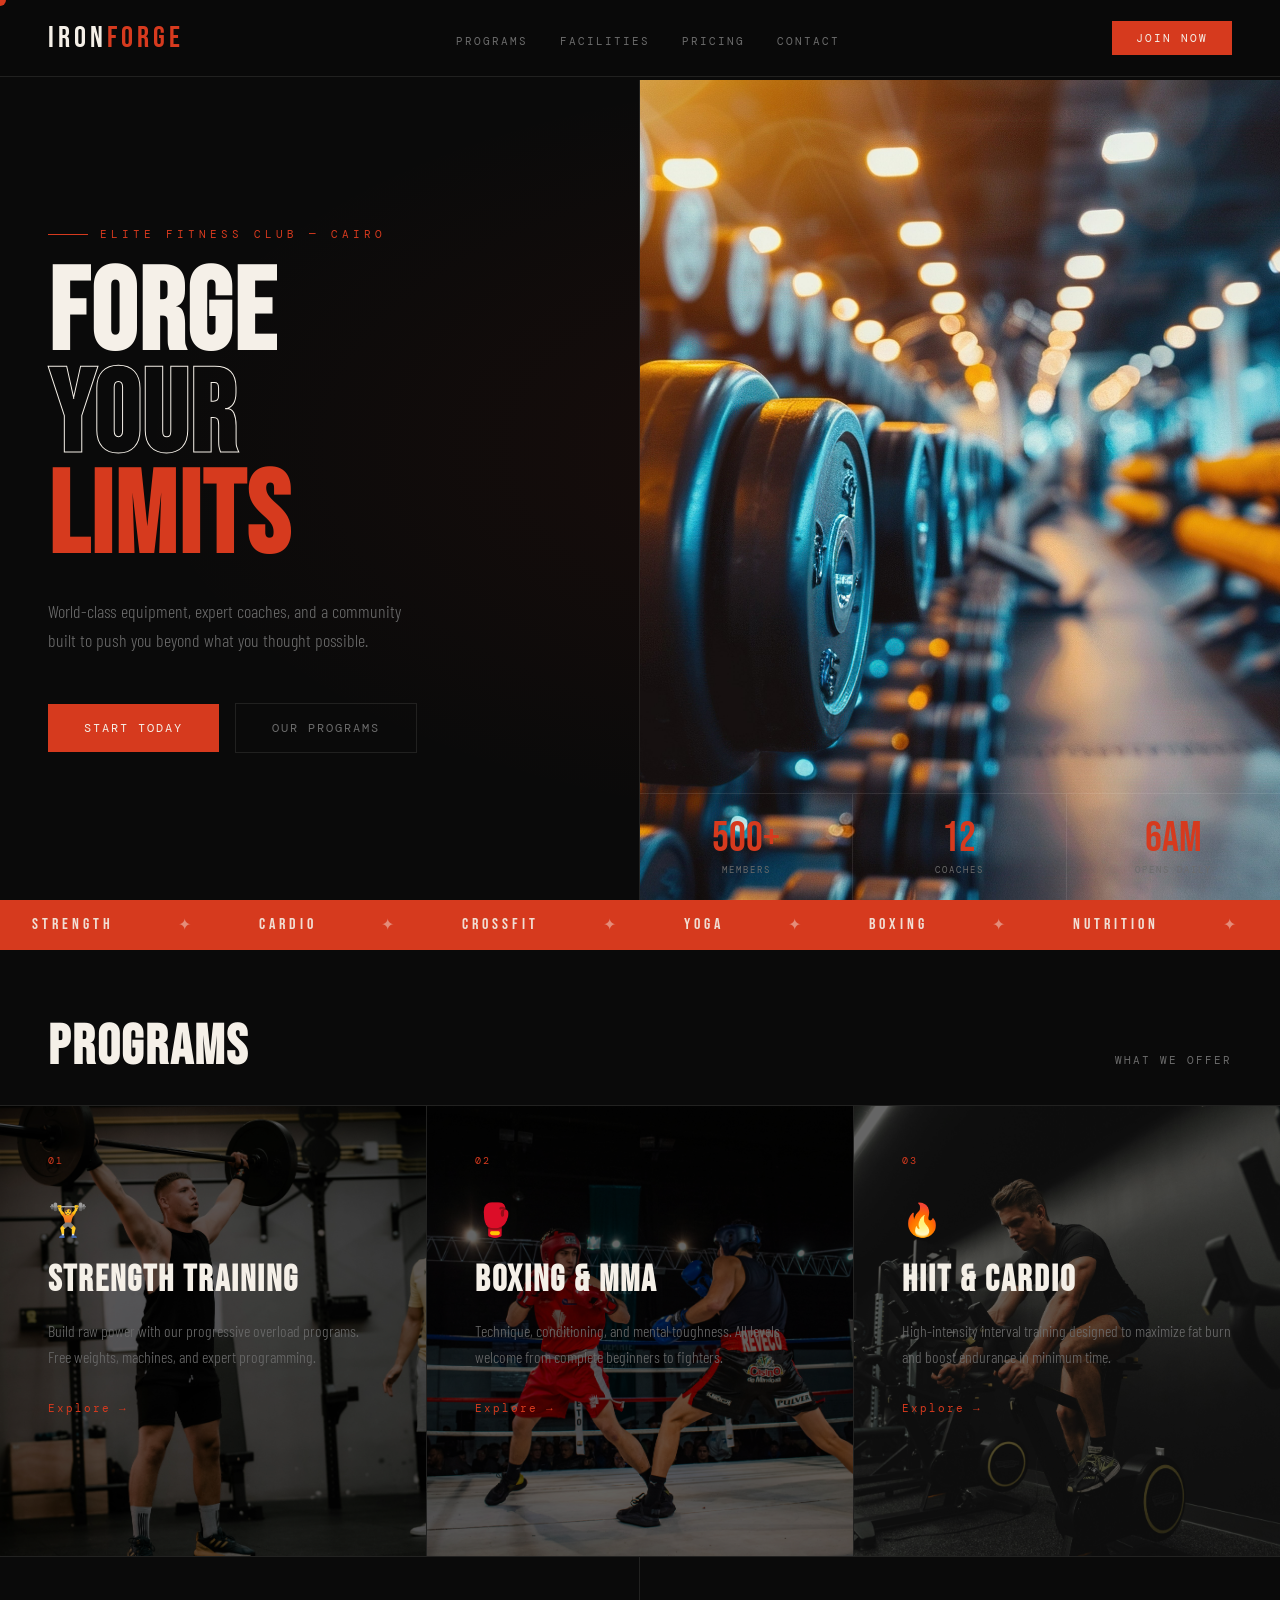
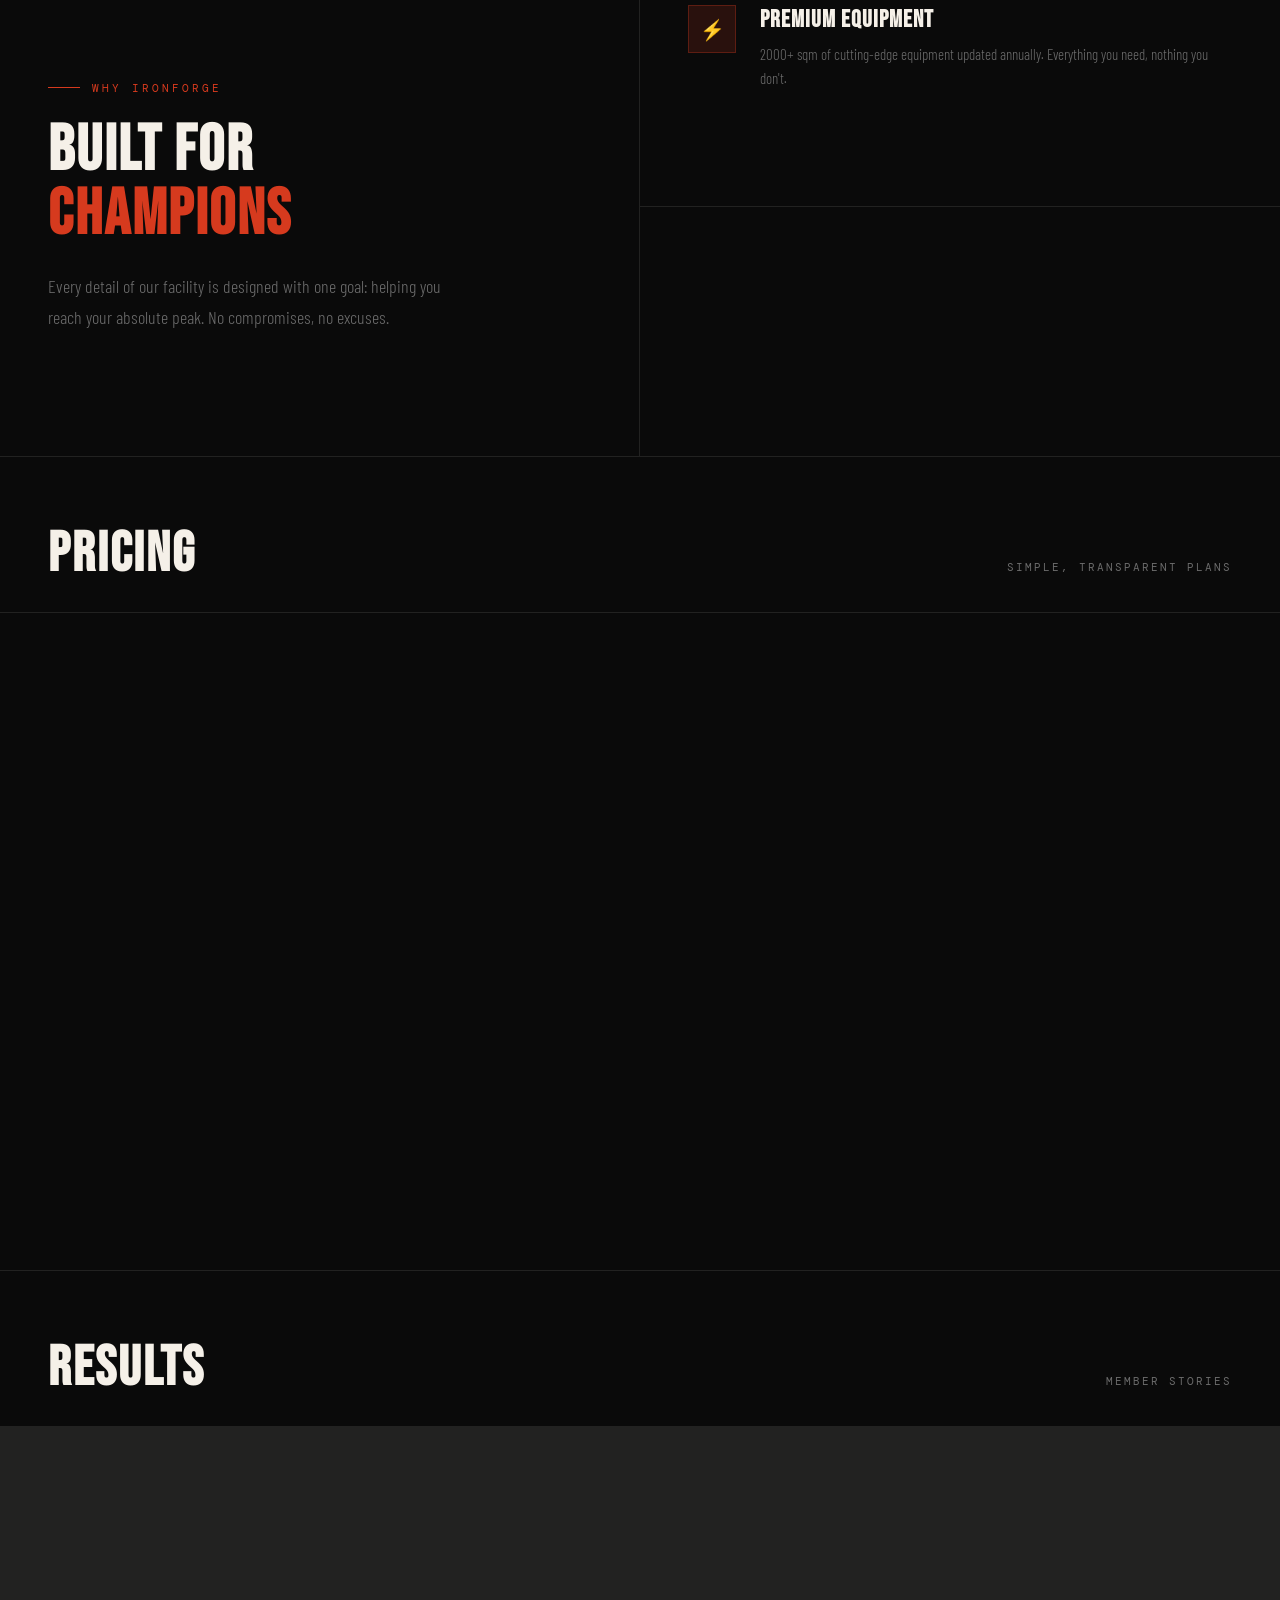
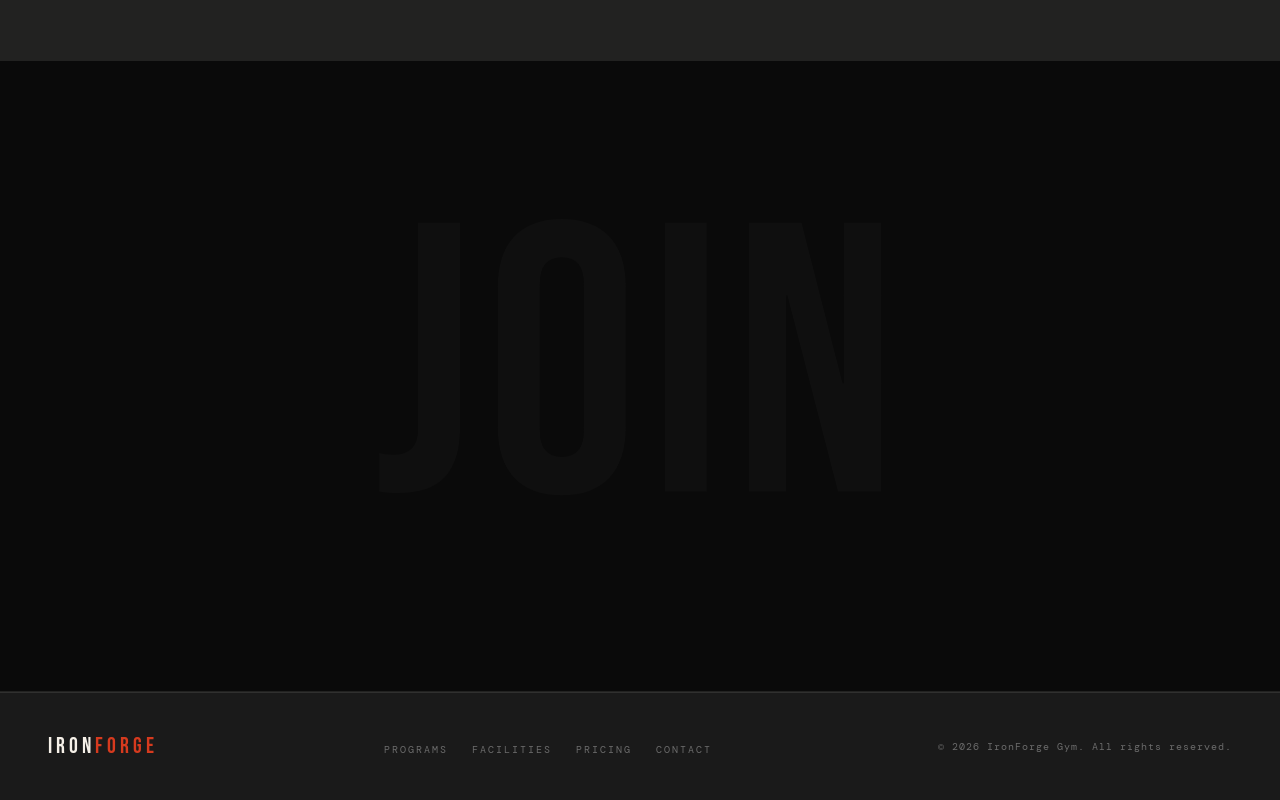
<file: projects/gym/gym_landing.html>
<!DOCTYPE html>
<html lang="en">
<head>
  <meta charset="UTF-8" />
  <meta name="viewport" content="width=device-width, initial-scale=1.0" />
  <title>IRONFORGE — Elite Fitness</title>
  <link href="https://fonts.googleapis.com/css2?family=Bebas+Neue&family=Barlow+Condensed:wght@300;400;600;700;900&family=DM+Mono:wght@300;400&display=swap" rel="stylesheet" />
  <style>
    *, *::before, *::after { box-sizing: border-box; margin: 0; padding: 0; }

    :root {
      --black: #0a0a0a;
      --white: #f5f0e8;
      --red: #d63a1e;
      --red-dim: rgba(214,58,30,0.15);
      --gray: #1a1a1a;
      --muted: #6b6b6b;
      --line: rgba(245,240,232,0.1);
    }

    html { scroll-behavior: smooth; }
    body {
      background: var(--black);
      color: var(--white);
      font-family: 'Barlow Condensed', sans-serif;
      font-weight: 400;
      overflow-x: hidden;
      cursor: none;
    }

    /* CURSOR */
    .cursor {
      width: 12px; height: 12px;
      background: var(--red);
      border-radius: 50%;
      position: fixed; top: 0; left: 0;
      pointer-events: none;
      z-index: 9999;
      transform: translate(-50%, -50%);
      transition: transform 0.08s ease, width 0.2s, height 0.2s;
    }
    .cursor.expand { width: 36px; height: 36px; background: rgba(214,58,30,0.3); }

    /* NAV */
    nav {
      position: fixed; top: 0; left: 0; right: 0;
      z-index: 100;
      padding: 20px 48px;
      display: flex; justify-content: space-between; align-items: center;
      background: rgba(10,10,10,0.92);
      backdrop-filter: blur(10px);
      border-bottom: 1px solid var(--line);
    }
    .nav-logo {
      font-family: 'Bebas Neue', sans-serif;
      font-size: 30px;
      letter-spacing: 4px;
      color: var(--white);
      text-decoration: none;
    }
    .nav-logo span { color: var(--red); }
    .nav-links { display: flex; gap: 32px; list-style: none; }
    .nav-links a {
      font-family: 'DM Mono', monospace;
      font-size: 11px;
      letter-spacing: 2px;
      text-transform: uppercase;
      color: var(--muted);
      text-decoration: none;
      transition: color 0.2s;
    }
    .nav-links a:hover { color: var(--red); }
    .nav-cta {
      font-family: 'DM Mono', monospace;
      font-size: 11px;
      letter-spacing: 2px;
      text-transform: uppercase;
      padding: 10px 24px;
      background: var(--red);
      color: var(--white);
      text-decoration: none;
      transition: background 0.2s;
    }
    .nav-cta:hover { background: #b82e10; }

    /* HERO */
    .hero {
      min-height: 100vh;
      display: grid;
      grid-template-columns: 1fr 1fr;
      padding-top: 80px;
      position: relative;
      overflow: hidden;
    }
    .hero::before {
      content: '';
      position: absolute; inset: 0;
      background: radial-gradient(ellipse at 70% 50%, rgba(214,58,30,0.08) 0%, transparent 60%);
      pointer-events: none;
    }
    .hero-left {
      padding: 80px 48px;
      display: flex; flex-direction: column; justify-content: center;
      border-right: 1px solid var(--line);
      position: relative; z-index: 1;
    }
    .hero-tag {
      font-family: 'DM Mono', monospace;
      font-size: 11px;
      letter-spacing: 4px;
      text-transform: uppercase;
      color: var(--red);
      margin-bottom: 24px;
      opacity: 0;
      animation: fadeUp 0.7s 0.2s forwards;
      display: flex; align-items: center; gap: 12px;
    }
    .hero-tag::before { content: ''; width: 40px; height: 1px; background: var(--red); }
    .hero-title {
      font-family: 'Bebas Neue', sans-serif;
      font-size: clamp(80px, 9vw, 130px);
      line-height: 0.88;
      letter-spacing: 2px;
      color: var(--white);
      opacity: 0;
      animation: fadeUp 0.7s 0.4s forwards;
    }
    .hero-title .red { color: var(--red); }
    .hero-title .outline {
      -webkit-text-stroke: 1px var(--white);
      color: transparent;
    }
    .hero-sub {
      font-size: 18px;
      font-weight: 300;
      color: var(--muted);
      margin-top: 28px;
      max-width: 380px;
      line-height: 1.6;
      opacity: 0;
      animation: fadeUp 0.7s 0.6s forwards;
    }
    .hero-btns {
      margin-top: 48px;
      display: flex; gap: 16px; align-items: center;
      opacity: 0;
      animation: fadeUp 0.7s 0.8s forwards;
    }
    .btn-red {
      font-family: 'DM Mono', monospace;
      font-size: 12px;
      letter-spacing: 2px;
      text-transform: uppercase;
      padding: 16px 36px;
      background: var(--red);
      color: var(--white);
      text-decoration: none;
      transition: background 0.2s, transform 0.2s;
      display: inline-block;
    }
    .btn-red:hover { background: #b82e10; transform: translateY(-2px); }
    .btn-ghost {
      font-family: 'DM Mono', monospace;
      font-size: 12px;
      letter-spacing: 2px;
      text-transform: uppercase;
      padding: 16px 36px;
      border: 1px solid var(--line);
      color: var(--muted);
      text-decoration: none;
      transition: border-color 0.2s, color 0.2s;
    }
    .btn-ghost:hover { border-color: var(--white); color: var(--white); }

    .hero-right {
      position: relative;
      background: var(--gray);
      overflow: hidden;
      display: flex; align-items: center; justify-content: center;
    }
    .hero-bg-text {
      font-family: 'Bebas Neue', sans-serif;
      font-size: clamp(120px, 18vw, 220px);
      color: rgba(245,240,232,0.03);
      letter-spacing: 8px;
      position: absolute;
      white-space: nowrap;
      user-select: none;
    }
    .hero-stats-grid {
      position: absolute; bottom: 0; left: 0; right: 0;
      display: grid; grid-template-columns: repeat(3,1fr);
      border-top: 1px solid var(--line);
    }
    .hero-stat {
      padding: 24px;
      border-right: 1px solid var(--line);
      text-align: center;
      opacity: 0;
      animation: fadeUp 0.7s 1s forwards;
    }
    .hero-stat:last-child { border-right: none; }
    .hero-stat-num {
      font-family: 'Bebas Neue', sans-serif;
      font-size: 42px;
      color: var(--red);
      line-height: 1;
    }
    .hero-stat-label {
      font-family: 'DM Mono', monospace;
      font-size: 9px;
      letter-spacing: 2px;
      color: var(--muted);
      text-transform: uppercase;
      margin-top: 4px;
    }
    .hero-img-placeholder {
  width: 100%;
  height: 100%;
  object-fit: cover;
  object-position: center;
  position: absolute;
  inset: 0;
}

    /* MARQUEE */
    .marquee-wrap {
      overflow: hidden;
      padding: 14px 0;
      background: var(--red);
      border-top: 1px solid rgba(214,58,30,0.5);
      border-bottom: 1px solid rgba(214,58,30,0.5);
    }
    .marquee-track {
      display: flex;
      animation: marquee 18s linear infinite;
      width: max-content;
      white-space: nowrap;
    }
    .m-item {
      font-family: 'Bebas Neue', sans-serif;
      font-size: 16px;
      letter-spacing: 4px;
      color: var(--white);
      padding: 0 32px;
      opacity: 0.9;
    }
    .m-dot { color: rgba(245,240,232,0.5); }

    /* PROGRAMS */
    .programs { border-bottom: 1px solid var(--line); }
    .section-header {
      padding: 64px 48px 0;
      display: flex; justify-content: space-between; align-items: baseline;
      border-bottom: 1px solid var(--line);
      padding-bottom: 24px;
    }
    .section-title {
      font-family: 'Bebas Neue', sans-serif;
      font-size: 56px;
      letter-spacing: 2px;
    }
    .section-sub {
      font-family: 'DM Mono', monospace;
      font-size: 11px;
      letter-spacing: 2px;
      color: var(--muted);
      text-transform: uppercase;
    }
   .programs-grid {
  display: grid;
  grid-template-columns: repeat(3, 1fr);
  grid-auto-rows: 450px;
  gap: 1px;
  background: var(--line);
}

.program-card {
  background-size: cover;
  background-position: center;
  padding: 48px;
  position: relative;
  overflow: hidden;
  transition: transform 0.3s;
  cursor: none;
  height: 450px;
}

.program-card::before {
  content: '';
  position: absolute;
  inset: 0;
  background: rgba(0,0,0,0.6);
  transition: background 0.3s;
}

.program-card:hover::before { background: rgba(0,0,0,0.4); }

.program-card * {
  position: relative;
  z-index: 1;
}
  
    .program-num {
      font-family: 'DM Mono', monospace;
      font-size: 10px;
      letter-spacing: 2px;
      color: var(--red);
      margin-bottom: 32px;
      display: block;
    }
    .program-icon {
      font-size: 32px;
      margin-bottom: 20px;
      display: block;
    }
    .program-name {
      font-family: 'Bebas Neue', sans-serif;
      font-size: 36px;
      letter-spacing: 2px;
      margin-bottom: 16px;
    }
    .program-desc {
      font-size: 16px;
      font-weight: 300;
      color: var(--muted);
      line-height: 1.6;
    }
    .program-arrow {
      margin-top: 32px;
      font-family: 'DM Mono', monospace;
      font-size: 11px;
      letter-spacing: 2px;
      color: var(--red);
      display: flex; align-items: center; gap: 8px;
      transition: gap 0.2s;
    }
    .program-card:hover .program-arrow { gap: 16px; }
    .program-arrow::after { content: '→'; }

    /* FEATURES */
    .features {
      display: grid;
      grid-template-columns: 1fr 1fr;
      border-bottom: 1px solid var(--line);
      min-height: 500px;
    }
    .features-left {
      padding: 80px 48px;
      border-right: 1px solid var(--line);
      display: flex; flex-direction: column; justify-content: center;
    }
    .features-label {
      font-family: 'DM Mono', monospace;
      font-size: 11px;
      letter-spacing: 3px;
      color: var(--red);
      text-transform: uppercase;
      margin-bottom: 24px;
      display: flex; align-items: center; gap: 12px;
    }
    .features-label::before { content: ''; width: 32px; height: 1px; background: var(--red); }
    .features-heading {
      font-family: 'Bebas Neue', sans-serif;
      font-size: clamp(40px, 5vw, 64px);
      line-height: 1;
      letter-spacing: 2px;
      margin-bottom: 24px;
    }
    .features-heading span { color: var(--red); }
    .features-text {
      font-size: 18px;
      font-weight: 300;
      color: var(--muted);
      line-height: 1.7;
      max-width: 420px;
    }
    .features-right {
      display: grid;
      grid-template-rows: 1fr 1fr;
    }
    .feature-item {
      padding: 48px;
      border-bottom: 1px solid var(--line);
      display: flex; gap: 24px; align-items: flex-start;
    }
    .feature-item:last-child { border-bottom: none; }
    .feature-icon {
      width: 48px; height: 48px;
      background: var(--red-dim);
      border: 1px solid rgba(214,58,30,0.3);
      display: flex; align-items: center; justify-content: center;
      font-size: 20px;
      flex-shrink: 0;
    }
    .feature-title {
      font-family: 'Bebas Neue', sans-serif;
      font-size: 24px;
      letter-spacing: 1px;
      margin-bottom: 8px;
    }
    .feature-desc {
      font-size: 15px;
      font-weight: 300;
      color: var(--muted);
      line-height: 1.6;
    }

    /* PRICING */
    .pricing { border-bottom: 1px solid var(--line); }
    .pricing-grid {
      display: grid;
      grid-template-columns: repeat(3, 1fr);
      gap: 1px;
      background: var(--line);
      padding: 48px;
      gap: 24px;
      background: var(--black);
    }
    .price-card {
      border: 1px solid var(--line);
      padding: 48px 40px;
      position: relative;
      transition: border-color 0.3s;
    }
    .price-card:hover { border-color: rgba(245,240,232,0.2); }
    .price-card.featured {
      border-color: var(--red);
      background: rgba(214,58,30,0.04);
    }
    .price-badge {
      position: absolute; top: -12px; left: 40px;
      font-family: 'DM Mono', monospace;
      font-size: 9px;
      letter-spacing: 2px;
      text-transform: uppercase;
      background: var(--red);
      color: var(--white);
      padding: 4px 12px;
    }
    .price-name {
      font-family: 'Bebas Neue', sans-serif;
      font-size: 28px;
      letter-spacing: 2px;
      color: var(--muted);
      margin-bottom: 24px;
    }
    .price-amount {
      font-family: 'Bebas Neue', sans-serif;
      font-size: 72px;
      line-height: 1;
      letter-spacing: -1px;
      margin-bottom: 4px;
    }
    .price-card.featured .price-amount { color: var(--red); }
    .price-period {
      font-family: 'DM Mono', monospace;
      font-size: 10px;
      letter-spacing: 2px;
      color: var(--muted);
      margin-bottom: 32px;
    }
    .price-features {
      list-style: none;
      margin-bottom: 40px;
    }
    .price-features li {
      font-size: 15px;
      font-weight: 300;
      color: var(--muted);
      padding: 10px 0;
      border-bottom: 1px solid var(--line);
      display: flex; align-items: center; gap: 10px;
    }
    .price-features li::before {
      content: '';
      width: 6px; height: 6px;
      background: var(--red);
      border-radius: 50%;
      flex-shrink: 0;
    }
    .price-features li.included { color: var(--white); }

    /* TESTIMONIALS */
    .testimonials { border-bottom: 1px solid var(--line); }
    .testimonials-grid {
      display: grid;
      grid-template-columns: repeat(3, 1fr);
      gap: 1px;
      background: var(--line);
    }
    .testimonial {
      background: var(--black);
      padding: 48px;
    }
    .testimonial-quote {
      font-size: 18px;
      font-weight: 300;
      font-style: italic;
      line-height: 1.7;
      color: var(--muted);
      margin-bottom: 32px;
    }
    .testimonial-quote::before { content: '"'; color: var(--red); font-size: 32px; line-height: 0; vertical-align: -12px; margin-right: 4px; }
    .testimonial-author {
      display: flex; align-items: center; gap: 16px;
    }
    .author-avatar {
      width: 44px; height: 44px;
      background: var(--red-dim);
      border: 1px solid rgba(214,58,30,0.3);
      border-radius: 50%;
      display: flex; align-items: center; justify-content: center;
      font-family: 'Bebas Neue', sans-serif;
      font-size: 16px;
      color: var(--red);
      flex-shrink: 0;
    }
    .author-name {
      font-family: 'Bebas Neue', sans-serif;
      font-size: 18px;
      letter-spacing: 1px;
    }
    .author-role {
      font-family: 'DM Mono', monospace;
      font-size: 10px;
      letter-spacing: 1px;
      color: var(--muted);
    }

    /* CTA */
    .cta-section {
      padding: 120px 48px;
      text-align: center;
      position: relative;
      overflow: hidden;
      border-bottom: 1px solid var(--line);
    }
    .cta-section::before {
      content: 'JOIN';
      font-family: 'Bebas Neue', sans-serif;
      font-size: clamp(200px, 30vw, 400px);
      color: rgba(245,240,232,0.02);
      position: absolute;
      top: 50%; left: 50%;
      transform: translate(-50%, -50%);
      letter-spacing: 10px;
      pointer-events: none;
      user-select: none;
      white-space: nowrap;
    }
    .cta-label {
      font-family: 'DM Mono', monospace;
      font-size: 11px;
      letter-spacing: 3px;
      color: var(--red);
      text-transform: uppercase;
      margin-bottom: 24px;
    }
    .cta-title {
      font-family: 'Bebas Neue', sans-serif;
      font-size: clamp(60px, 8vw, 100px);
      line-height: 0.95;
      letter-spacing: 2px;
      margin-bottom: 32px;
    }
    .cta-title span { color: var(--red); }
    .cta-sub {
      font-size: 20px;
      font-weight: 300;
      color: var(--muted);
      max-width: 480px;
      margin: 0 auto 48px;
      line-height: 1.6;
    }
    .cta-btns { display: flex; gap: 16px; justify-content: center; }

    /* FOOTER */
    footer {
      padding: 40px 48px;
      display: flex; justify-content: space-between; align-items: center;
      background: var(--gray);
      border-top: 1px solid var(--line);
    }
    .footer-logo {
      font-family: 'Bebas Neue', sans-serif;
      font-size: 22px;
      letter-spacing: 4px;
      color: var(--white);
    }
    .footer-logo span { color: var(--red); }
    .footer-links { display: flex; gap: 24px; list-style: none; }
    .footer-links a {
      font-family: 'DM Mono', monospace;
      font-size: 10px;
      letter-spacing: 2px;
      color: var(--muted);
      text-decoration: none;
      text-transform: uppercase;
      transition: color 0.2s;
    }
    .footer-links a:hover { color: var(--red); }
    .footer-copy {
      font-family: 'DM Mono', monospace;
      font-size: 10px;
      letter-spacing: 1px;
      color: var(--muted);
    }

    /* REVEAL */
    .reveal { opacity: 0; transform: translateY(24px); transition: opacity 0.7s ease, transform 0.7s ease; }
    .reveal.visible { opacity: 1; transform: translateY(0); }

    /* ANIMATIONS */
    @keyframes fadeUp {
      from { opacity: 0; transform: translateY(20px); }
      to   { opacity: 1; transform: translateY(0); }
    }
    @keyframes marquee {
      from { transform: translateX(0); }
      to   { transform: translateX(-50%); }
    }

    /* RESPONSIVE */
    @media (max-width: 1024px) {
      .programs-grid { grid-template-columns: 1fr 1fr; }
      .pricing-grid { grid-template-columns: 1fr; max-width: 480px; margin: 0 auto; }
      .testimonials-grid { grid-template-columns: 1fr; }
    }
    @media (max-width: 768px) {
      nav { padding: 16px 24px; }
      .nav-links { display: none; }
      .hero { grid-template-columns: 1fr; }
      .hero-right { min-height: 300px; }
      .hero-left { padding: 48px 24px; }
      .section-header { padding: 48px 24px 24px; flex-direction: column; gap: 8px; }
      .programs-grid { grid-template-columns: 1fr; }
      .program-card { padding: 32px 24px; }
      .features { grid-template-columns: 1fr; }
      .features-left { padding: 48px 24px; border-right: none; border-bottom: 1px solid var(--line); }
      .feature-item { padding: 32px 24px; }
      .pricing-grid { padding: 24px; }
      .cta-section { padding: 80px 24px; }
      .cta-btns { flex-direction: column; align-items: center; }
      footer { flex-direction: column; gap: 16px; text-align: center; padding: 24px; }
      .footer-links { flex-wrap: wrap; justify-content: center; }
    }
  </style>
</head>
<body>
  <div class="cursor" id="cursor"></div>

  <nav>
    <a href="#" class="nav-logo">IRON<span>FORGE</span></a>
    <ul class="nav-links">
      <li><a href="#programs">Programs</a></li>
      <li><a href="#features">Facilities</a></li>
      <li><a href="#pricing">Pricing</a></li>
      <li><a href="#contact">Contact</a></li>
    </ul>
    <a href="#pricing" class="nav-cta">Join Now</a>
  </nav>

  <!-- HERO -->
  <section id="hero" class="hero">
    <div class="hero-left">
      <p class="hero-tag">Elite Fitness Club — Cairo</p>
      <h1 class="hero-title">
        FORGE<br>
        <span class="outline">YOUR</span><br>
        <span class="red">LIMITS</span>
      </h1>
      <p class="hero-sub">World-class equipment, expert coaches, and a community built to push you beyond what you thought possible.</p>
      <div class="hero-btns">
        <a href="#pricing" class="btn-red">Start Today</a>
        <a href="#programs" class="btn-ghost">Our Programs</a>
      </div>
    </div>
    <div class="hero-right">
      <div class="hero-bg-text">GYM</div>
      <img src="./photos-gym.png" alt="athlete" class="hero-img-placeholder" />
      <div class="hero-stats-grid">
        <div class="hero-stat">
          <div class="hero-stat-num">500+</div>
          <div class="hero-stat-label">Members</div>
        </div>
        <div class="hero-stat">
          <div class="hero-stat-num">12</div>
          <div class="hero-stat-label">Coaches</div>
        </div>
        <div class="hero-stat">
          <div class="hero-stat-num">6AM</div>
          <div class="hero-stat-label">Opens Daily</div>
        </div>
      </div>
    </div>
  </section>

  <!-- MARQUEE -->
  <div class="marquee-wrap">
    <div class="marquee-track">
      <span class="m-item">STRENGTH</span><span class="m-item m-dot">✦</span>
      <span class="m-item">CARDIO</span><span class="m-item m-dot">✦</span>
      <span class="m-item">CROSSFIT</span><span class="m-item m-dot">✦</span>
      <span class="m-item">YOGA</span><span class="m-item m-dot">✦</span>
      <span class="m-item">BOXING</span><span class="m-item m-dot">✦</span>
      <span class="m-item">NUTRITION</span><span class="m-item m-dot">✦</span>
      <span class="m-item">HIIT</span><span class="m-item m-dot">✦</span>
      <span class="m-item">PERSONAL TRAINING</span><span class="m-item m-dot">✦</span>
      <span class="m-item">STRENGTH</span><span class="m-item m-dot">✦</span>
      <span class="m-item">CARDIO</span><span class="m-item m-dot">✦</span>
      <span class="m-item">CROSSFIT</span><span class="m-item m-dot">✦</span>
      <span class="m-item">YOGA</span><span class="m-item m-dot">✦</span>
      <span class="m-item">BOXING</span><span class="m-item m-dot">✦</span>
      <span class="m-item">NUTRITION</span><span class="m-item m-dot">✦</span>
      <span class="m-item">HIIT</span><span class="m-item m-dot">✦</span>
      <span class="m-item">PERSONAL TRAINING</span><span class="m-item m-dot">✦</span>
    </div>
  </div>

  <section id="programs" class="programs">
  <div class="section-header">
    <h2 class="section-title">PROGRAMS</h2>
    <span class="section-sub">What We Offer</span>
  </div>
  <div class="programs-grid">
    <div class="program-card reveal" style="background-image: url('Strength Training.jpg');">
      <span class="program-num">01</span>
      <span class="program-icon">🏋️</span>
      <h3 class="program-name">Strength Training</h3>
      <p class="program-desc">Build raw power with our progressive overload programs. Free weights, machines, and expert programming.</p>
      <div class="program-arrow">Explore</div>
    </div>
    <div class="program-card reveal" style="background-image: url('boxing.jpg');">
      <span class="program-num">02</span>
      <span class="program-icon">🥊</span>
      <h3 class="program-name">Boxing & MMA</h3>
      <p class="program-desc">Technique, conditioning, and mental toughness. All levels welcome from complete beginners to fighters.</p>
      <div class="program-arrow">Explore</div>
    </div>
    <div class="program-card reveal" style="background-image: url('cardio.jpg');">
      <span class="program-num">03</span>
      <span class="program-icon">🔥</span>
      <h3 class="program-name">HIIT & Cardio</h3>
      <p class="program-desc">High-intensity interval training designed to maximize fat burn and boost endurance in minimum time.</p>
      <div class="program-arrow">Explore</div>
    </div>
  </div>
</section>

  <!-- FEATURES -->
  <section id="features" class="features">
    <div class="features-left reveal">
      <p class="features-label">Why IronForge</p>
      <h2 class="features-heading">BUILT FOR<br><span>CHAMPIONS</span></h2>
      <p class="features-text">Every detail of our facility is designed with one goal: helping you reach your absolute peak. No compromises, no excuses.</p>
    </div>
    <div class="features-right">
      <div class="feature-item reveal">
        <div class="feature-icon">⚡</div>
        <div>
          <h4 class="feature-title">Premium Equipment</h4>
          <p class="feature-desc">2000+ sqm of cutting-edge equipment updated annually. Everything you need, nothing you don't.</p>
        </div>
      </div>
      <div class="feature-item reveal">
        <div class="feature-icon">🎯</div>
        <div>
          <h4 class="feature-title">Personal Coaching</h4>
          <p class="feature-desc">Certified coaches with proven track records. Your program, your pace, your results.</p>
        </div>
      </div>
    </div>
  </section>

  <!-- PRICING -->
  <section id="pricing" class="pricing">
    <div class="section-header">
      <h2 class="section-title">PRICING</h2>
      <span class="section-sub">Simple, Transparent Plans</span>
    </div>
    <div class="pricing-grid">
      <div class="price-card reveal">
        <p class="price-name">STARTER</p>
        <div class="price-amount">599</div>
        <p class="price-period">EGP / Month</p>
        <ul class="price-features">
          <li class="included">Gym Access (6AM–10PM)</li>
          <li class="included">Locker Room</li>
          <li>Group Classes</li>
          <li>Personal Trainer</li>
          <li>Nutrition Plan</li>
        </ul>
        <a href="#contact" class="btn-ghost" style="display:block;text-align:center;">Get Started</a>
      </div>
      <div class="price-card featured reveal">
        <p class="price-badge">Most Popular</p>
        <p class="price-name">PRO</p>
        <div class="price-amount">999</div>
        <p class="price-period">EGP / Month</p>
        <ul class="price-features">
          <li class="included">Gym Access (24/7)</li>
          <li class="included">Locker Room + Sauna</li>
          <li class="included">All Group Classes</li>
          <li class="included">2x Personal Trainer/mo</li>
          <li>Custom Nutrition Plan</li>
        </ul>
        <a href="#contact" class="btn-red" style="display:block;text-align:center;">Get Started</a>
      </div>
      <div class="price-card reveal">
        <p class="price-name">ELITE</p>
        <div class="price-amount">1799</div>
        <p class="price-period">EGP / Month</p>
        <ul class="price-features">
          <li class="included">Gym Access (24/7)</li>
          <li class="included">All Facilities</li>
          <li class="included">Unlimited Classes</li>
          <li class="included">Weekly Personal Trainer</li>
          <li class="included">Full Nutrition Plan</li>
        </ul>
        <a href="#contact" class="btn-ghost" style="display:block;text-align:center;">Get Started</a>
      </div>
    </div>
  </section>

  <!-- TESTIMONIALS -->
  <section class="testimonials">
    <div class="section-header">
      <h2 class="section-title">RESULTS</h2>
      <span class="section-sub">Member Stories</span>
    </div>
    <div class="testimonials-grid">
      <div class="testimonial reveal">
        <p class="testimonial-quote">Lost 18kg in 5 months. The coaches here actually care about your progress, not just showing up.</p>
        <div class="testimonial-author">
          <div class="author-avatar">AM</div>
          <div>
            <div class="author-name">Ahmed Mostafa</div>
            <div class="author-role">Member since 2023</div>
          </div>
        </div>
      </div>
      <div class="testimonial reveal">
        <p class="testimonial-quote">Best investment I've made. The HIIT classes alone changed my entire body composition in 3 months.</p>
        <div class="testimonial-author">
          <div class="author-avatar">SR</div>
          <div>
            <div class="author-name">Sara Rashad</div>
            <div class="author-role">Member since 2024</div>
          </div>
        </div>
      </div>
      <div class="testimonial reveal">
        <p class="testimonial-quote">The boxing program is world class. Coach Khaled has 20 years of experience and it shows every session.</p>
        <div class="testimonial-author">
          <div class="author-avatar">KH</div>
          <div>
            <div class="author-name">Karim Hassan</div>
            <div class="author-role">Member since 2022</div>
          </div>
        </div>
      </div>
    </div>
  </section>

  <!-- CTA -->
  <section id="contact" class="cta-section">
    <p class="cta-label reveal">Limited Spots Available</p>
    <h2 class="cta-title reveal">READY TO<br><span>BEGIN?</span></h2>
    <p class="cta-sub reveal">First week is on us. No contracts, no hidden fees. Just results.</p>
    <div class="cta-btns reveal">
      <a href="tel:+201000000000" class="btn-red">Call Now — 010 1508 2745</a>
      <a href="mailto:info@ironforge.com" class="btn-ghost">Email Us</a>
    </div>
  </section>

  <!-- FOOTER -->
  <footer>
    <span class="footer-logo">IRON<span>FORGE</span></span>
    <ul class="footer-links">
      <li><a href="#programs">Programs</a></li>
      <li><a href="#features">Facilities</a></li>
      <li><a href="#pricing">Pricing</a></li>
      <li><a href="#contact">Contact</a></li>
    </ul>
    <span class="footer-copy">© 2026 IronForge Gym. All rights reserved.</span>
  </footer>

  <script>
    const cursor = document.getElementById('cursor');
    document.addEventListener('mousemove', e => {
      cursor.style.left = e.clientX + 'px';
      cursor.style.top = e.clientY + 'px';
    });
    document.querySelectorAll('a, button, .program-card').forEach(el => {
      el.addEventListener('mouseenter', () => cursor.classList.add('expand'));
      el.addEventListener('mouseleave', () => cursor.classList.remove('expand'));
    });

    const reveals = document.querySelectorAll('.reveal');
    const observer = new IntersectionObserver((entries) => {
      entries.forEach((entry, i) => {
        if (entry.isIntersecting) {
          setTimeout(() => entry.target.classList.add('visible'), i * 80);
          observer.unobserve(entry.target);
        }
      });
    }, { threshold: 0.1 });
    reveals.forEach(el => observer.observe(el));
  </script>
</body>
</html>
</file>
